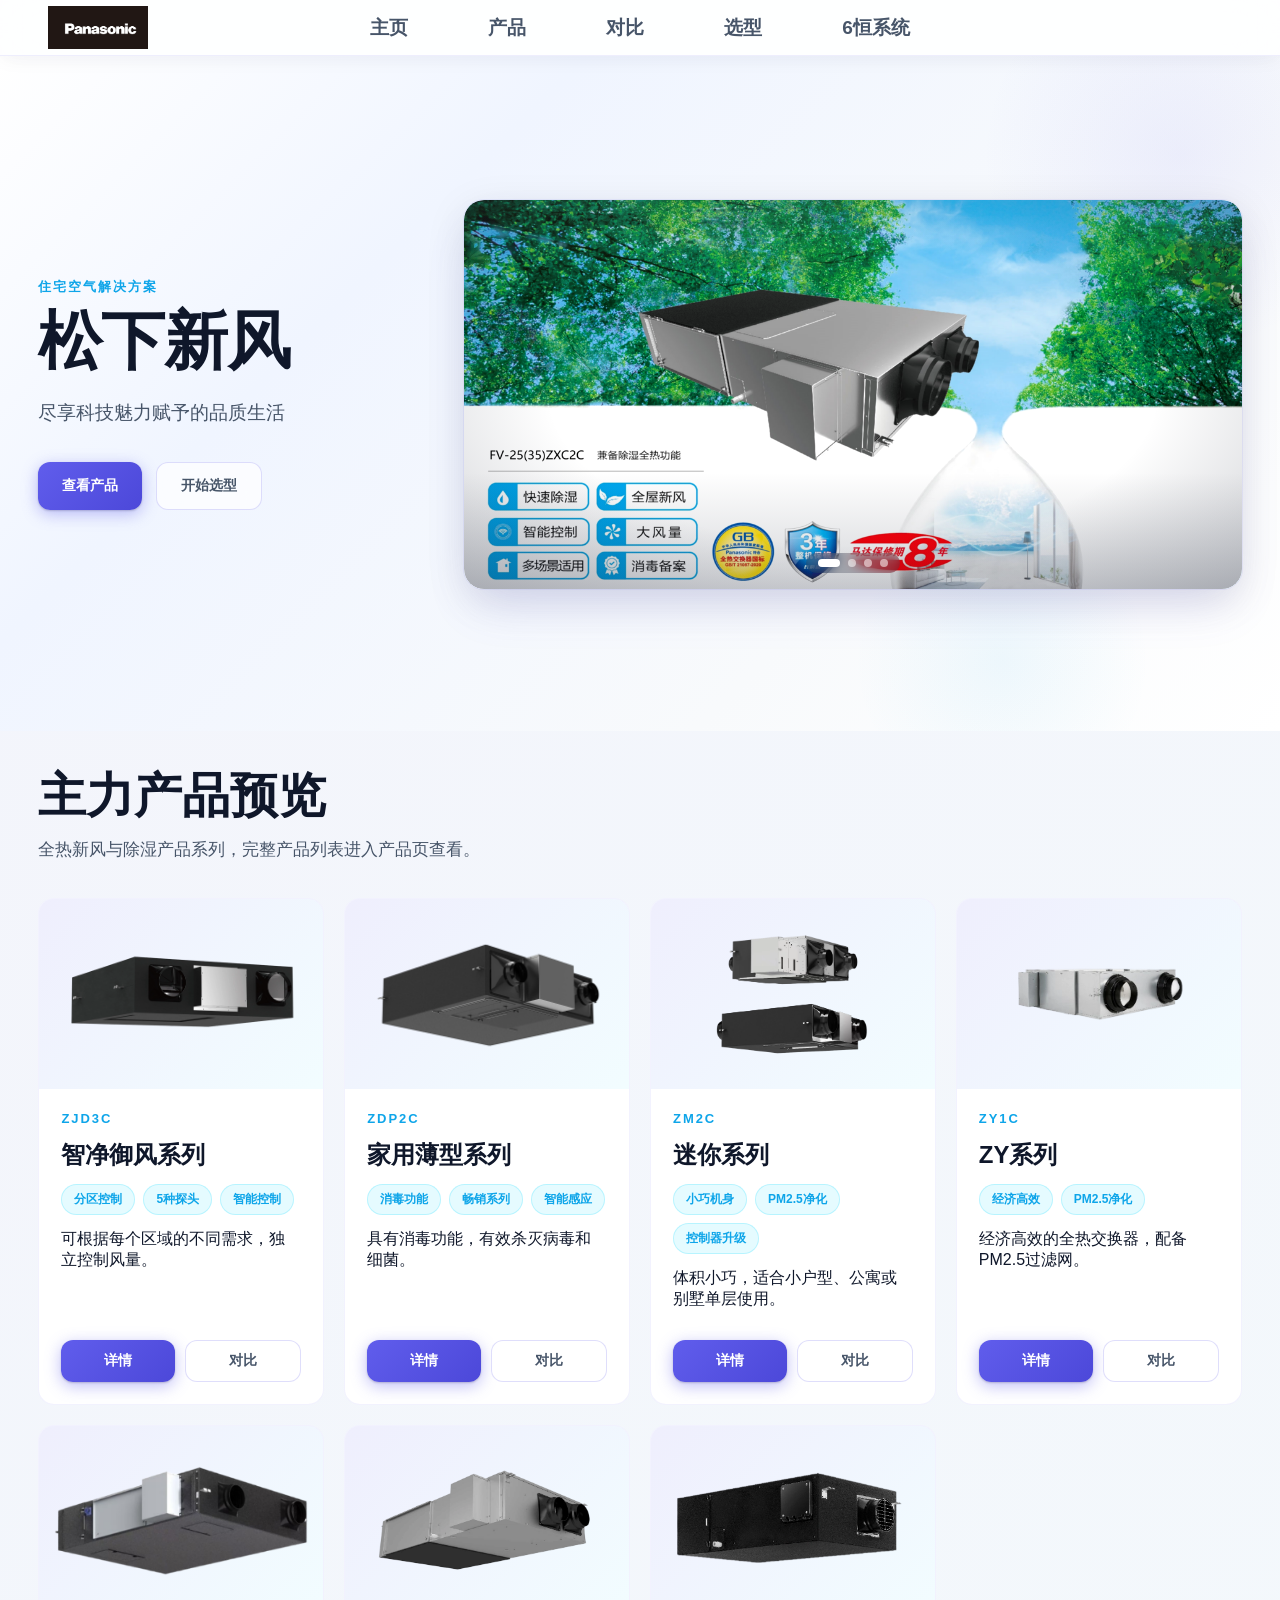
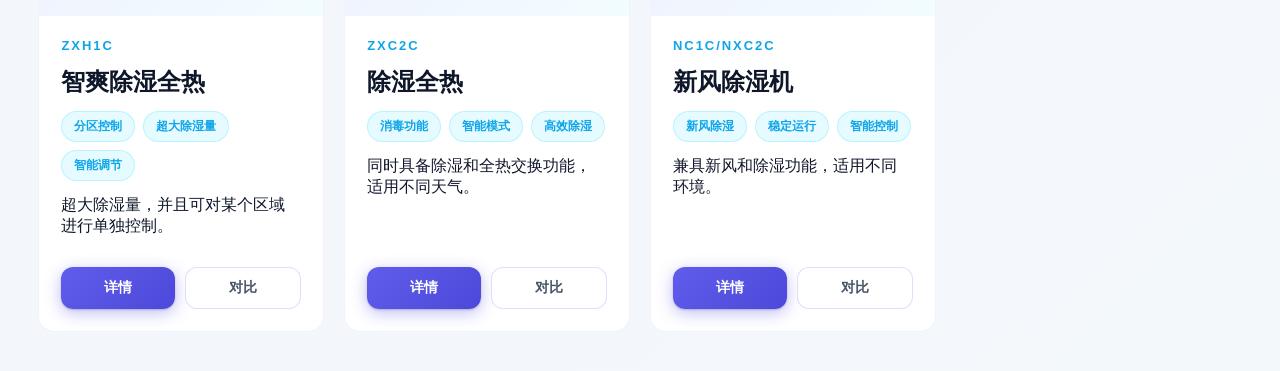
<file: index.html>
<!doctype html>
<html lang="zh-CN">
  <head>
    <meta charset="utf-8" />
    <meta name="viewport" content="width=device-width, initial-scale=1" />
    <title>松下新风产品中心</title>
    <link rel="stylesheet" href="assets/styles.css" />
  </head>
  <body>
    <header class="topbar">
      <a class="brand" href="index.html" aria-label="返回首页">
        <img src="assets/images/Panasonic_logo.jpg" alt="Panasonic" class="brand-logo" />
      </a>
      <nav class="nav" aria-label="主导航">
        <a href="index.html">主页</a>
        <a href="products.html">产品</a>
        <a href="compare.html">对比</a>
        <a href="selector.html">选型</a>
        <a href="six.html">6恒系统</a>
      </nav>
    </header>

    <main>
      <section class="hero section-band">
        <div class="hero-layout">
          <div class="hero-copy">
            <p class="eyebrow">住宅空气解决方案</p>
            <h1>松下新风</h1>
            <p class="hero-desc">
              尽享科技魅力赋予的品质生活
            </p>
            <div class="hero-actions">
              <a class="button primary" href="products.html">查看产品</a>
              <a class="button secondary" href="selector.html">开始选型</a>
            </div>
          </div>
          <div class="hero-visual">
            <div class="banner-carousel">
              <div class="banner-track">
                <img src="assets/images/BANNER_ZXC2C.png" alt="Banner 1" class="banner-slide active" />
                <img src="assets/images/BANNER_ZM2C.png" alt="Banner 2" class="banner-slide" />
                <img src="assets/images/BANNER_50NC.png" alt="Banner 3" class="banner-slide" />
                <img src="assets/images/BANNER_ZDP2C.png" alt="Banner 4" class="banner-slide" />
              </div>
              <button class="banner-arrow banner-prev" aria-label="上一张">&#10094;</button>
              <button class="banner-arrow banner-next" aria-label="下一张">&#10095;</button>
              <div class="banner-dots">
                <span class="banner-dot active" data-index="0"></span>
                <span class="banner-dot" data-index="1"></span>
                <span class="banner-dot" data-index="2"></span>
                <span class="banner-dot" data-index="3"></span>
              </div>
            </div>
          </div>
        </div>
      </section>



      <section class="section section-muted">
        <div class="section-heading">  
          <h2>主力产品预览</h2>
          <p>全热新风与除湿产品系列，完整产品列表进入产品页查看。</p>
        </div>
        <div id="productGrid" class="product-grid" data-limit="8"></div>
      </section>
    </main>

    <div id="productModal" class="modal" aria-hidden="true">
      <div class="modal-backdrop" data-close></div>
      <article class="modal-card" role="dialog" aria-modal="true" aria-labelledby="modalTitle">
        <button class="icon-button" type="button" data-close aria-label="关闭">×</button>
        <div id="modalContent"></div>
      </article>
    </div>

    
    <script src="assets/js/data.js"></script>
    <script src="assets/js/common.js"></script>
    <script src="assets/js/products.js"></script>
  </body>
</html>
</file>
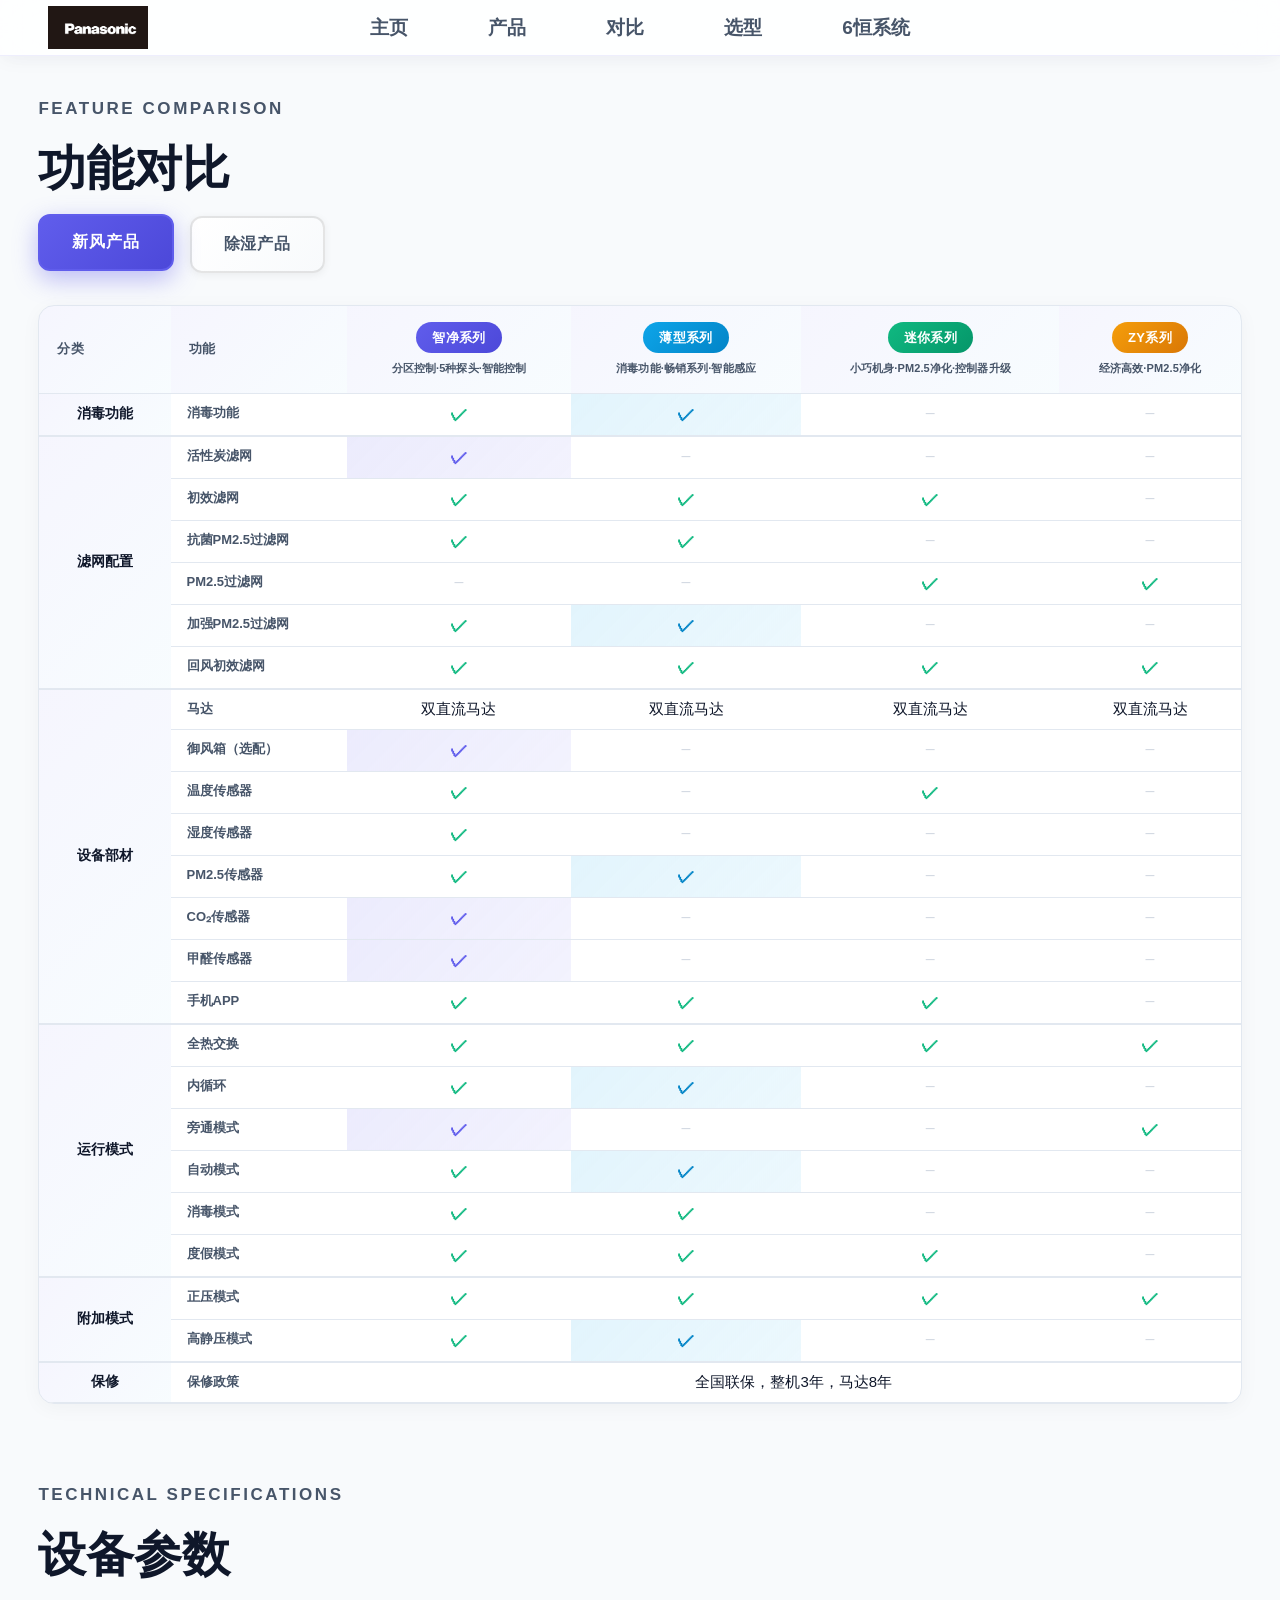
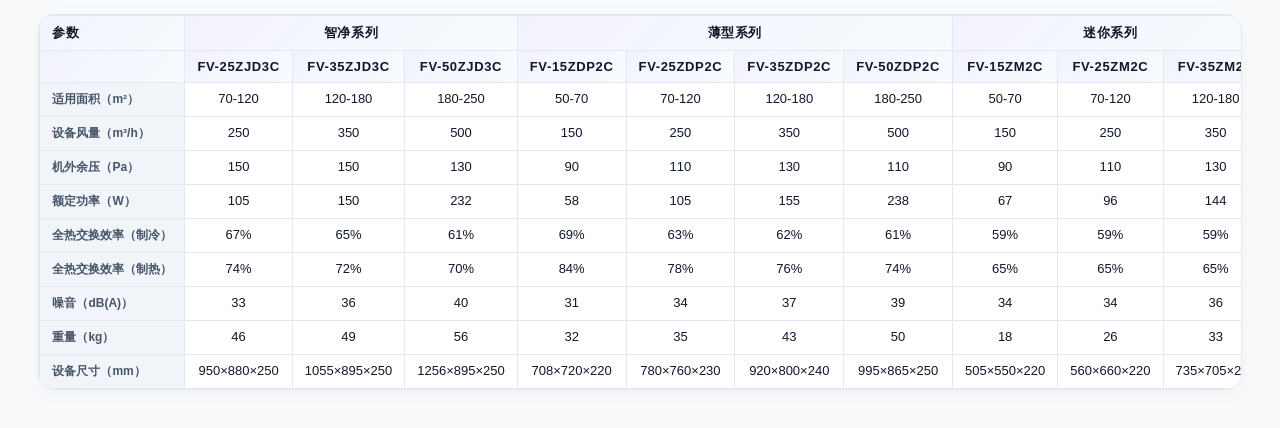
<file: compare.html>
<!doctype html>
<html lang="zh-CN">
  <head>
    <meta charset="utf-8" />
    <meta name="viewport" content="width=device-width, initial-scale=1" />
    <title>产品对比 | 松下新风产品中心</title>
    <link rel="stylesheet" href="assets/styles.css" />
  </head>
  <body>
    <header class="topbar">
      <a class="brand" href="index.html" aria-label="返回首页">
        <img src="assets/images/Panasonic_logo.jpg" alt="Panasonic" class="brand-logo" />
      </a>
      <nav class="nav" aria-label="主导航">
        <a href="index.html">主页</a>
        <a href="products.html">产品</a>
        <a href="compare.html">对比</a>
        <a href="selector.html">选型</a>
        <a href="six.html">6恒系统</a>
      </nav>
    </header>

    <main>
      <section class="section">
        <div class="section-heading">
          <p class="eyebrow">Feature Comparison</p>
          <h2>功能对比</h2>
          <div class="compare-tabs">
            <button class="compare-tab active" data-tab="freshAir">新风产品</button>
            <button class="compare-tab" data-tab="dehumidify">除湿产品</button>
          </div>
        </div>
        <div class="table-wrap">
          <table class="feature-table" id="compareFeature"></table>
        </div>
      </section>

      <section class="section">
        <div class="section-heading">
          <p class="eyebrow">Technical Specifications</p>
          <h2>设备参数</h2>
        </div>
        <div class="table-wrap">
          <table class="params-table" id="compareParams"></table>
        </div>
      </section>

      </main>

        <script src="assets/js/data.js"></script>
    <script src="assets/js/common.js"></script>
    <script src="assets/js/compare.js"></script>
  </body>
</html>
</file>
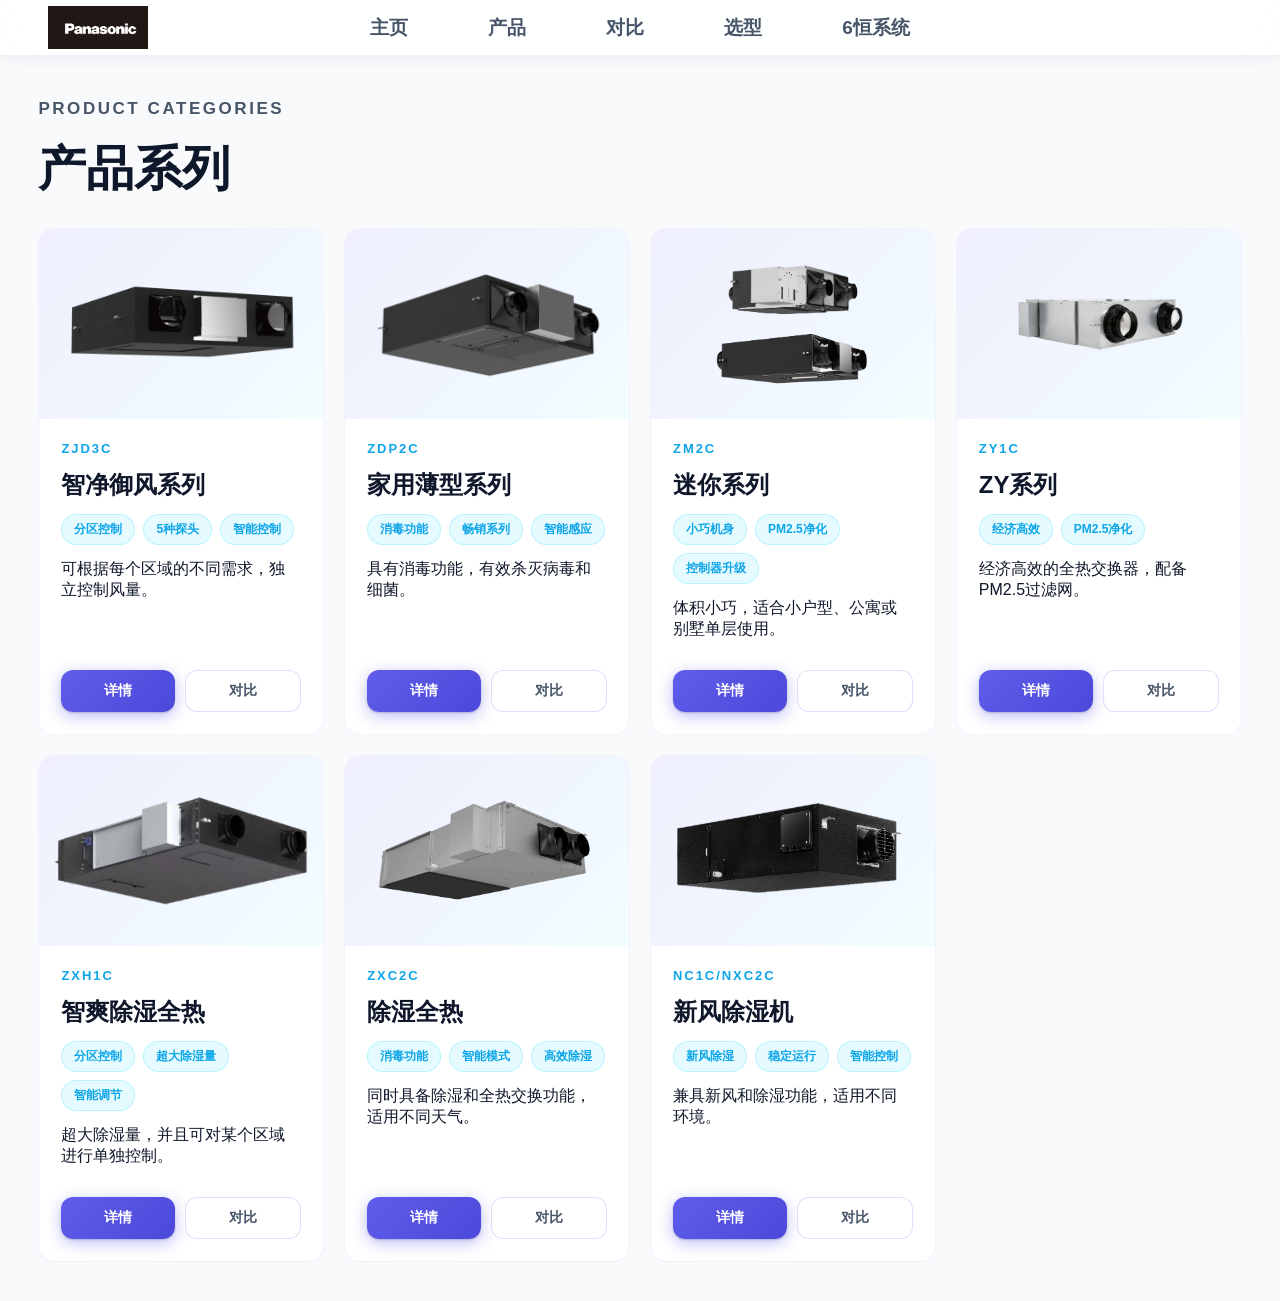
<file: products.html>
<!doctype html>
<html lang="zh-CN">
  <head>
    <meta charset="utf-8" />
    <meta name="viewport" content="width=device-width, initial-scale=1" />
    <title>产品展示 | 松下新风产品中心</title>
    <link rel="stylesheet" href="assets/styles.css" />
  </head>
  <body>
    <header class="topbar">
      <a class="brand" href="index.html" aria-label="返回首页">
        <img src="assets/images/Panasonic_logo.jpg" alt="Panasonic" class="brand-logo" />
      </a>
      <nav class="nav" aria-label="主导航">
        <a href="index.html">主页</a>
        <a href="products.html">产品</a>
        <a href="compare.html">对比</a>
        <a href="selector.html">选型</a>
        <a href="six.html">6恒系统</a>
      </nav>
    </header>

    <main>

      <section class="section">
        <div class="section-heading">
          <p class="eyebrow">Product Categories</p>
          <h2>产品系列</h2>
        </div>
        
        <div id="productGrid" class="product-grid"></div>
      </section>
    </main>

    <div id="productModal" class="modal" aria-hidden="true">
      <div class="modal-backdrop" data-close></div>
      <article class="modal-card" role="dialog" aria-modal="true" aria-labelledby="modalTitle">
        <button class="icon-button" type="button" data-close aria-label="关闭">×</button>
        <div id="modalContent"></div>
      </article>
    </div>

        <script src="assets/js/data.js"></script>
    <script src="assets/js/common.js"></script>
    <script src="assets/js/products.js"></script>
  </body>
</html>
</file>
<file: assets/styles.css>
:root {
  --primary: #605DEC;
  --primary-light: #817DFF;
  --primary-dark: #4C48D9;
  --accent: #0EA5E9;
  --accent-light: #38BDF8;
  --background: #F8FAFC;
  --surface: #FFFFFF;
  --surface-light: #F1F5F9;
  --surface-hover: #E2E8F0;
  --text-primary: #0F172A;
  --text-secondary: #475569;
  --text-muted: #94A3B8;
  --border: #E2E8F0;
  --success: #10B981;
  --warning: #F59E0B;
  --error: #EF4444;
  font-family: "Segoe UI", "Microsoft YaHei", "PingFang SC", Arial, sans-serif;
}

* {
  box-sizing: border-box;
}

html {
  scroll-behavior: smooth;
}

body {
  margin: 0;
  color: var(--text-primary);
  background: var(--background);
  min-height: 100vh;
}

a {
  color: inherit;
  text-decoration: none;
}

.topbar {
  position: sticky;
  top: 0;
  z-index: 20;
  display: flex;
  align-items: center;
  justify-content: center;
  min-height: 56px;
  padding: 0 clamp(24px, 5vw, 48px);
  background: rgba(255, 255, 255, 0.85);
  backdrop-filter: blur(24px);
  -webkit-backdrop-filter: blur(24px);
  border-radius: 0;
  border-bottom: 1px solid rgba(96, 93, 236, 0.1);
  box-shadow: 
    0 4px 20px rgba(0, 0, 0, 0.04),
    0 0 30px rgba(96, 93, 236, 0.03);
}

.brand {
  position: absolute;
  left: clamp(24px, 5vw, 48px);
  display: flex;
  align-items: center;
}

.brand-logo {
  height: 44px;
  width: auto;
  object-fit: contain;
}

.brand strong,
.brand small {
  display: block;
  line-height: 1.3;
}

.brand strong {
  font-size: 22px;
  font-weight: 800;
  color: var(--text-primary);
  letter-spacing: -0.02em;
}

.brand small {
  color: var(--text-secondary);
  font-size: 14px;
  font-weight: 500;
}

.nav {
  display: flex;
  align-items: center;
  gap: clamp(12px, 2.5vw, 32px);
  color: var(--text-secondary);
  font-size: 19px;
  font-weight: 700;
}

.nav a {
  position: relative;
  padding: 12px 24px;
  border-radius: 12px;
  transition: all 0.3s cubic-bezier(0.4, 0, 0.2, 1);
}

.nav a::before {
  content: '';
  position: absolute;
  inset: 0;
  border-radius: 12px;
  background: linear-gradient(135deg, rgba(96, 93, 236, 0.08) 0%, rgba(14, 165, 233, 0.06) 100%);
  opacity: 0;
  box-shadow: 
    0 8px 24px rgba(96, 93, 236, 0.15),
    0 0 16px rgba(14, 165, 233, 0.08);
  transition: opacity 0.3s ease;
}

.nav a:hover {
  color: var(--text-primary);
  transform: translateY(-4px);
}

.nav a:hover::before {
  opacity: 1;
}

.nav a::after {
  content: '';
  position: absolute;
  bottom: 4px;
  left: 50%;
  width: 0;
  height: 3px;
  background: linear-gradient(90deg, var(--primary), var(--accent));
  border-radius: 2px;
  transform: translateX(-50%);
  transition: width 0.3s cubic-bezier(0.4, 0, 0.2, 1);
}

.nav a:hover::after {
  width: 80%;
}

.section,
.section-band {
  position: relative;
  overflow: hidden;
  padding: clamp(20px, 3vw, 48px) clamp(12px, 3vw, 48px);
  max-width: 1800px;
  margin: 0 auto;
}

.hero {
  position: relative;
  display: flex;
  flex-direction: column;
  justify-content: center;
  min-height: calc(75vh);
  padding-top: clamp(16px, 2vw, 30px);
  padding-bottom: clamp(16px, 2vw, 24px);
  background: linear-gradient(135deg, #FFFFFF 0%, #F0F5FF 30%, #F8FAFC 70%, #FFFFFF 100%);
  overflow: hidden;
}

.hero::before {
  content: '';
  position: absolute;
  top: -100px;
  right: -100px;
  width: 400px;
  height: 400px;
  background: radial-gradient(circle, rgba(96, 93, 236, 0.08) 0%, transparent 70%);
  border-radius: 50%;
}

.hero::after {
  content: '';
  position: absolute;
  bottom: -80px;
  right: 10%;
  width: 300px;
  height: 300px;
  background: radial-gradient(circle, rgba(14, 165, 233, 0.06) 0%, transparent 70%);
  border-radius: 50%;
}

.hero-layout {
  position: relative;
  z-index: 1;
  display: grid;
  grid-template-columns: minmax(280px, 400px) 2fr;
  gap: clamp(16px, 2vw, 32px);
  align-items: center;
  width: 100%;
  max-width: 1600px;
  margin: 0 auto;
}

.hero-copy {
  max-width: 450px;
  justify-self: start;
}

.hero-copy .eyebrow {
  margin-bottom: 12px;
}

.hero-copy h1 {
  margin-bottom: 20px;
  color: var(--text-primary);
  font-size: clamp(42px, 5vw, 64px);
  font-weight: 800;
  letter-spacing: -0.02em;
  line-height: 1.05;
}

.hero-desc {
  color: var(--text-secondary);
  font-size: 19px;
  line-height: 1.85;
  margin-bottom: 0;
}

.hero-visual {
  position: relative;
  display: flex;
  align-items: center;
  justify-content: center;
  overflow: hidden;
  border-radius: 20px;
  background:
    radial-gradient(ellipse at 18% 22%, rgba(96, 93, 236, 0.18) 0%, transparent 55%),
    radial-gradient(ellipse at 82% 78%, rgba(14, 165, 233, 0.16) 0%, transparent 55%),
    linear-gradient(135deg, #EEF2FF 0%, #F0F9FF 50%, #F8FAFC 100%);
  box-shadow:
    0 25px 50px -12px rgba(96, 93, 236, 0.15),
    0 10px 40px rgba(0, 0, 0, 0.1),
    0 0 0 1px rgba(96, 93, 236, 0.08);
}

.hero-visual::before {
  content: '';
  position: absolute;
  top: -4px;
  left: -4px;
  right: -4px;
  bottom: -4px;
  background: linear-gradient(135deg, rgba(96, 93, 236, 0.12) 0%, rgba(14, 165, 233, 0.08) 100%);
  border-radius: 24px;
  z-index: -1;
  transform: rotate(1deg);
}

.hero-visual::after {
  content: '';
  position: absolute;
  bottom: 0;
  left: 10%;
  right: 10%;
  height: 30px;
  background: linear-gradient(to top, rgba(96, 93, 236, 0.15) 0%, rgba(14, 165, 233, 0.1) 50%, transparent 100%);
  border-radius: 0 0 20px 20px;
  z-index: 0;
}

.hero-video {
  position: relative;
  z-index: 1;
  width: 100%;
  height: auto;
  min-height: 400px;
  max-height: 85vh;
  object-fit: contain;
  border-radius: 16px;
}

.video-controls {
  position: absolute;
  bottom: 0;
  left: 0;
  right: 0;
  display: flex;
  align-items: center;
  gap: 4px;
  padding: 8px 12px;
  background: linear-gradient(transparent, rgba(0, 0, 0, 0.6));
  border-radius: 0 0 16px 16px;
  opacity: 0;
  transition: opacity 0.3s ease;
  z-index: 2;
}

.hero-visual:hover .video-controls {
  opacity: 1;
}

.ctrl-btn {
  display: flex;
  align-items: center;
  justify-content: center;
  width: 36px;
  height: 36px;
  padding: 0;
  background: transparent;
  border: none;
  border-radius: 4px;
  color: #fff;
  cursor: pointer;
  transition: background 0.15s ease;
  flex-shrink: 0;
}

.ctrl-btn:hover {
  background: rgba(255, 255, 255, 0.15);
}

.ctrl-btn svg {
  width: 20px;
  height: 20px;
}

.ctrl-btn:focus {
  outline: none;
  background: rgba(255, 255, 255, 0.2);
}

.ctrl-volume {
  display: flex;
  align-items: center;
  gap: 4px;
}

.vol-slider {
  width: 0;
  -webkit-appearance: none;
  appearance: none;
  background: transparent;
  border: none;
  outline: none;
  cursor: pointer;
  transition: width 0.2s ease, opacity 0.2s ease;
  opacity: 0;
}

.ctrl-volume:hover .vol-slider {
  width: 70px;
  opacity: 1;
}

.vol-slider::-webkit-slider-runnable-track {
  height: 3px;
  border-radius: 1.5px;
  background: rgba(255, 255, 255, 0.25);
  border: none;
}

.vol-slider::-webkit-slider-thumb {
  -webkit-appearance: none;
  appearance: none;
  width: 10px;
  height: 10px;
  background: #fff;
  border-radius: 50%;
  cursor: pointer;
  margin-top: -3.5px;
  box-shadow: 0 0 4px rgba(0, 0, 0, 0.3);
}

.vol-slider::-moz-range-track {
  height: 3px;
  background: rgba(255, 255, 255, 0.25);
  border: none;
  border-radius: 1.5px;
}

.vol-slider::-moz-range-thumb {
  width: 10px;
  height: 10px;
  background: #fff;
  border: none;
  border-radius: 50%;
  cursor: pointer;
  box-shadow: 0 0 4px rgba(0, 0, 0, 0.3);
}

.vol-slider:focus {
  outline: none;
}

.ctrl-spacer {
  flex: 1;
}

.hero-visual-img {
  position: relative;
  z-index: 1;
  width: 100%;
  height: auto;
  max-height: 70vh;
  object-fit: contain;
  border-radius: 16px;
  box-shadow: 
    0 25px 50px -12px rgba(0, 0, 0, 0.12),
    0 0 60px rgba(96, 93, 236, 0.08);
}

.kv-logo {
  position: absolute;
  left: clamp(24px, 4vw, 60px);
  top: clamp(12px, 2vw, 28px);
  z-index: 1;
  width: clamp(120px, 15vw, 200px);
  height: auto;
  filter: drop-shadow(0 12px 24px rgba(96, 93, 236, 0.25));
}

.page-hero {
  background: linear-gradient(135deg, var(--surface) 0%, var(--background) 100%);
  border-bottom: 1px solid rgba(255, 255, 255, 0.08);
}

.page-hero.kv-page-hero {
  background: 
    linear-gradient(135deg, rgba(15, 23, 42, 0.85) 0%, rgba(96, 93, 236, 0.1) 50%, rgba(0, 212, 255, 0.05) 100%),
    url("images/banner-web.jpg");
  background-size: cover;
  background-position: 45% center;
  background-repeat: no-repeat;
}

.eyebrow {
  color: var(--accent);
  font-size: 13px;
  font-weight: 700;
  text-transform: uppercase;
  letter-spacing: 0.15em;
}

h1,
h2,
h3,
p {
  margin-top: 0;
}

h1 {
  margin-bottom: 18px;
  font-size: clamp(42px, 6vw, 80px);
  line-height: 1.02;
  letter-spacing: -0.03em;
  font-weight: 800;
}

h2 {
  margin-bottom: 12px;
  font-size: clamp(30px, 4.2vw, 48px);
  line-height: 1.12;
  font-weight: 700;
}

h3 {
  font-size: 24px;
  line-height: 1.3;
  font-weight: 600;
}

.hero-text,
.section-heading p,
.six-copy p {
  color: var(--text-secondary);
  font-size: 17px;
  line-height: 1.8;
}

.hero-actions,
.page-actions {
  display: flex;
  flex-wrap: wrap;
  gap: 14px;
  margin-top: 32px;
}

.button {
  position: relative;
  display: inline-flex;
  align-items: center;
  justify-content: center;
  min-height: 48px;
  padding: 0 24px;
  font-weight: 700;
  font-size: 14px;
  cursor: pointer;
  border-radius: 12px;
  transition: all 0.3s cubic-bezier(0.4, 0, 0.2, 1);
  overflow: hidden;
}

.button::before {
  content: '';
  position: absolute;
  inset: 0;
  background: linear-gradient(135deg, rgba(255, 255, 255, 0.1) 0%, transparent 50%);
  opacity: 0;
  transition: opacity 0.3s ease;
}

.button:hover::before {
  opacity: 1;
}

.button.primary {
  color: #fff;
  background: linear-gradient(135deg, var(--primary) 0%, var(--primary-dark) 100%);
  border: none;
  box-shadow: 
    0 4px 16px rgba(96, 93, 236, 0.4),
    0 1px 2px rgba(0, 0, 0, 0.2);
}

.button.primary:hover {
  transform: translateY(-2px);
  box-shadow: 
    0 8px 24px rgba(96, 93, 236, 0.5),
    0 2px 4px rgba(0, 0, 0, 0.2);
}

.button.primary:active {
  transform: translateY(0);
}

.button.secondary {
  color: var(--text-secondary);
  background: rgba(255, 255, 255, 0.7);
  border: 1px solid rgba(96, 93, 236, 0.2);
  backdrop-filter: blur(10px);
}

.button.secondary:hover {
  background: rgba(255, 255, 255, 0.9);
  border-color: rgba(96, 93, 236, 0.35);
  transform: translateY(-2px);
}

.unit {
  position: absolute;
  left: 50%;
  top: 50%;
  display: grid;
  grid-template-columns: 72px 1fr 72px;
  align-items: center;
  width: min(520px, 88vw);
  height: 220px;
  padding: 28px;
  background: linear-gradient(135deg, rgba(30, 41, 59, 0.9) 0%, rgba(15, 23, 42, 0.95) 100%);
  backdrop-filter: blur(20px);
  border: 1px solid rgba(255, 255, 255, 0.1);
  border-radius: 20px;
  box-shadow: 
    0 25px 50px rgba(0, 0, 0, 0.4),
    0 4px 16px rgba(96, 93, 236, 0.15);
  transform: translate(-50%, -50%);
}

.unit-label {
  color: var(--accent);
  font-size: 32px;
  font-weight: 900;
  text-align: center;
}

.vent {
  height: 118px;
  background: repeating-linear-gradient(90deg, rgba(96, 93, 236, 0.4) 0 6px, transparent 6px 14px);
  border-radius: 8px;
}

.duct {
  position: absolute;
  width: 36%;
  height: 68px;
  background: linear-gradient(135deg, rgba(51, 65, 85, 0.8) 0%, rgba(30, 41, 59, 0.9) 100%);
  border: 1px solid rgba(255, 255, 255, 0.1);
  border-radius: 8px;
}

.duct-a {
  top: 104px;
  left: 0;
}

.duct-b {
  right: 0;
  bottom: 94px;
}

.air {
  position: absolute;
  height: 4px;
  background: linear-gradient(90deg, var(--accent), var(--primary-light));
  border-radius: 2px;
}

.air-one {
  left: 9%;
  top: 42%;
  width: 150px;
}

.air-two {
  right: 10%;
  top: 56%;
  width: 180px;
}

.air-three {
  left: 38%;
  bottom: 16%;
  width: 120px;
  background: linear-gradient(90deg, var(--success), var(--accent));
}

.section-heading {
  max-width: 840px;
  margin-bottom: 32px;
}

.section-heading.compact {
  margin-bottom: 0;
}

.category-tabs {
  display: flex;
  gap: 12px;
  margin-top: 20px;
}

.category-tab {
  padding: 12px 24px;
  color: var(--text-secondary);
  font-size: 14px;
  font-weight: 600;
  background: rgba(255, 255, 255, 0.05);
  border: 1px solid rgba(255, 255, 255, 0.1);
  border-radius: 10px;
  cursor: pointer;
  transition: all 0.3s ease;
}

.category-tab:hover {
  color: var(--text-primary);
  background: rgba(96, 93, 236, 0.15);
  border-color: rgba(96, 93, 236, 0.3);
}

.category-tab.active {
  color: #fff;
  background: linear-gradient(135deg, var(--primary) 0%, var(--primary-dark) 100%);
  border-color: var(--primary);
  box-shadow: 0 4px 16px rgba(96, 93, 236, 0.4);
}

.compare-tabs {
  display: flex;
  gap: 16px;
  margin-top: 20px;
}

.compare-tab {
  padding: 16px 32px;
  color: var(--text-secondary);
  font-size: 16px;
  font-weight: 700;
  background: linear-gradient(135deg, #ffffff 0%, #f8fafc 100%);
  border: 2px solid rgba(0, 0, 0, 0.1);
  border-radius: 12px;
  cursor: pointer;
  transition: all 0.4s cubic-bezier(0.4, 0, 0.2, 1);
  box-shadow: 0 2px 8px rgba(0, 0, 0, 0.06);
  text-transform: uppercase;
  letter-spacing: 0.05em;
}

.compare-tab:hover {
  color: var(--primary);
  background: linear-gradient(135deg, rgba(96, 93, 236, 0.08) 0%, rgba(96, 93, 236, 0.04) 100%);
  border-color: rgba(96, 93, 236, 0.3);
  box-shadow: 0 4px 16px rgba(96, 93, 236, 0.15);
  transform: translateY(-2px);
}

.compare-tab.active {
  color: #fff;
  background: linear-gradient(135deg, var(--primary) 0%, var(--primary-dark) 100%);
  border-color: var(--primary);
  box-shadow: 0 8px 24px rgba(96, 93, 236, 0.4);
  transform: translateY(-2px);
}

/* 除湿产品类型装饰背景 */
.dehumidify-type-bg {
  display: inline-block;
  padding: 4px 12px;
  margin-bottom: 8px;
  font-size: 12px;
  font-weight: 600;
  color: #fff;
  border-radius: 12px;
}

.dehumidify-type-bg[data-type="智爽除湿"] {
  background: linear-gradient(135deg, #8b5cf6 0%, #7c3aed 100%);
}

.dehumidify-type-bg[data-type="除湿全热"] {
  background: linear-gradient(135deg, #3b82f6 0%, #2563eb 100%);
}

.dehumidify-type-bg[data-type="新风除湿"] {
  background: linear-gradient(135deg, #10b981 0%, #059669 100%);
}

.dehumidify-type-bg[data-type="白色"] {
  background: linear-gradient(135deg, #ffffff 0%, #f3f4f6 100%);
  color: #374151;
  border: 1px solid #e5e7eb;
}

/* 除湿对比表格样式优化 */
.feature-table.dehumidify th .dehumidify-type-bg,
.params-table.dehumidify th .dehumidify-type-bg {
  display: block;
  margin-bottom: 6px;
}

.feature-table.dehumidify th .series-badge,
.params-table.dehumidify th .series-badge {
  display: block;
  font-size: 15px;
  font-weight: 600;
  color: var(--text-primary);
  margin-bottom: 4px;
  padding: 0;
  border-radius: 0;
}

.feature-table.dehumidify th .series-highlight,
.params-table.dehumidify th .series-highlight {
  display: block;
  font-size: 11px;
  color: var(--text-secondary);
  margin-top: 0;
}

/* 除湿产品参数底部备注 */
.params-note {
  margin-top: 4px;
  padding: 0 16px;
  font-size: 12px;
  color: var(--text-secondary);
  line-height: 1.6;
}

.params-note p {
  margin: 0;
}

.entry-grid,
.product-grid {
  display: grid;
  grid-template-columns: repeat(4, minmax(0, 1fr));
  gap: 20px;
}

.entry-card,
.product-card {
  position: relative;
  display: grid;
  overflow: hidden;
  background: #FFFFFF;
  backdrop-filter: blur(20px);
  border: 1px solid rgba(96, 93, 236, 0.08);
  border-radius: 16px;
  transition: all 0.4s cubic-bezier(0.4, 0, 0.2, 1);
}

.entry-card::before,
.product-card::before {
  content: '';
  position: absolute;
  top: 0;
  left: 0;
  right: 0;
  height: 1px;
  background: linear-gradient(90deg, transparent, rgba(96, 93, 236, 0.5), transparent);
  opacity: 0;
  transition: opacity 0.3s ease;
}

.entry-card:hover,
.product-card:hover {
  transform: translateY(-8px);
  border-color: rgba(96, 93, 236, 0.3);
  box-shadow: 
    0 20px 40px rgba(96, 93, 236, 0.08),
    0 4px 16px rgba(96, 93, 236, 0.06);
}

.entry-card:hover::before,
.product-card:hover::before {
  opacity: 1;
}

.entry-card {
  min-height: 240px;
  padding: 28px;
  background: linear-gradient(135deg, #FFFFFF 0%, #F8FAFC 100%);
}

.entry-card p {
  color: var(--text-secondary);
  line-height: 1.7;
}

.entry-card .button {
  margin-top: auto;
}

.product-card {
  grid-template-rows: 190px auto;
  min-height: 440px;
}

.product-art {
  position: relative;
  display: grid;
  place-items: center;
  background: linear-gradient(135deg, rgba(96, 93, 236, 0.1) 0%, rgba(0, 212, 255, 0.05) 100%);
}

.product-image {
  width: 90%;
  height: auto;
  object-fit: contain;
  max-height: 130px;
}

.product-body {
  display: flex;
  flex-direction: column;
  gap: 14px;
  padding: 22px;
}

.product-body h3 {
  margin-bottom: 0;
}

.tags {
  display: flex;
  flex-wrap: wrap;
  gap: 8px;
}

.tag {
  padding: 6px 12px;
  color: var(--accent);
  font-size: 12px;
  font-weight: 700;
  background: rgba(0, 212, 255, 0.1);
  border: 1px solid rgba(0, 212, 255, 0.2);
  border-radius: 999px;
}

.product-meta {
  display: grid;
  grid-template-columns: repeat(2, minmax(0, 1fr));
  gap: 12px;
  color: var(--text-secondary);
  font-size: 14px;
}

.product-meta strong {
  display: block;
  color: var(--text-primary);
  font-size: 20px;
  font-weight: 700;
}

.card-actions {
  display: flex;
  gap: 10px;
  margin-top: auto;
}

.card-actions .button {
  flex: 1;
  min-height: 42px;
}

.section-muted {
  background: linear-gradient(135deg, rgba(96, 93, 236, 0.03) 0%, rgba(14, 165, 233, 0.02) 100%);
}

.table-wrap {
  overflow-x: auto;
  background: var(--surface);
  border: 1px solid var(--border);
  border-radius: 16px;
  box-shadow: 0 4px 20px rgba(0, 0, 0, 0.04);
}

table {
  width: 100%;
  min-width: 580px;
  border-collapse: collapse;
}

th,
td {
  padding: 14px 18px;
  border-bottom: 1px solid var(--border);
  text-align: left;
  vertical-align: top;
}

th {
  color: var(--text-secondary);
  background: linear-gradient(135deg, rgba(96, 93, 236, 0.06) 0%, rgba(14, 165, 233, 0.03) 100%);
  font-size: 13px;
  font-weight: 700;
  letter-spacing: 0.05em;
}

td {
  color: var(--text-primary);
}

tr:hover td {
  background: rgba(96, 93, 236, 0.04);
}

.tools-layout {
  display: grid;
  grid-template-columns: minmax(260px, 0.9fr) minmax(320px, 1fr);
  gap: 24px;
  align-items: start;
}

.tool-panel,
.result-panel,
.six-copy {
  padding: 28px;
  background: linear-gradient(135deg, rgba(30, 41, 59, 0.8) 0%, rgba(15, 23, 42, 0.9) 100%);
  backdrop-filter: blur(20px);
  border: 1px solid rgba(255, 255, 255, 0.08);
  border-radius: 16px;
  box-shadow: 0 8px 32px rgba(0, 0, 0, 0.2);
}

.tool-panel {
  display: grid;
  gap: 18px;
}

label {
  display: grid;
  gap: 8px;
  color: var(--text-primary);
  font-weight: 600;
}

label span {
  display: flex;
  align-items: center;
  gap: 8px;
  color: var(--text-secondary);
  font-weight: 500;
}

input,
select {
  width: 100%;
  min-height: 44px;
  padding: 0 16px;
  color: var(--text-primary);
  background: rgba(255, 255, 255, 0.05);
  border: 1px solid rgba(255, 255, 255, 0.1);
  border-radius: 10px;
  font: inherit;
  transition: all 0.3s ease;
}

input:focus,
select:focus {
  outline: none;
  border-color: var(--primary);
  box-shadow: 0 0 0 3px rgba(96, 93, 236, 0.2);
}

input::placeholder,
select::placeholder {
  color: var(--text-muted);
}

.result-panel h3 {
  margin-bottom: 12px;
}

.result-number {
  margin: 20px 0;
  color: var(--accent);
  font-size: 48px;
  font-weight: 900;
  text-shadow: 0 0 30px rgba(0, 212, 255, 0.3);
}

.recommend-list {
  display: grid;
  gap: 12px;
  margin: 18px 0 0;
  padding: 0;
  list-style: none;
}

.recommend-list li {
  padding: 14px;
  background: rgba(255, 255, 255, 0.03);
  border: 1px solid rgba(255, 255, 255, 0.06);
  border-radius: 10px;
  transition: all 0.3s ease;
}

.recommend-list li:hover {
  background: rgba(96, 93, 236, 0.1);
  border-color: rgba(96, 93, 236, 0.3);
}

.six-grid {
  display: grid;
  grid-template-columns: minmax(320px, 0.9fr) minmax(320px, 1fr);
  gap: 28px;
  align-items: stretch;
}

.six-visual {
  position: relative;
  min-height: 430px;
  background: linear-gradient(135deg, rgba(96, 93, 236, 0.1) 0%, rgba(0, 212, 255, 0.05) 100%);
  backdrop-filter: blur(20px);
  border: 1px solid rgba(255, 255, 255, 0.08);
  border-radius: 16px;
}

.comfort-core {
  position: absolute;
  left: 50%;
  top: 50%;
  display: grid;
  place-items: center;
  width: 130px;
  height: 130px;
  color: #fff;
  font-size: 72px;
  font-weight: 900;
  background: linear-gradient(135deg, var(--primary) 0%, var(--accent) 100%);
  border-radius: 50%;
  transform: translate(-50%, -50%);
  box-shadow: 
    0 20px 40px rgba(96, 93, 236, 0.4),
    0 0 60px rgba(0, 212, 255, 0.3);
}

.six-visual span {
  position: absolute;
  left: var(--x);
  top: var(--y);
  display: grid;
  place-items: center;
  width: 76px;
  height: 76px;
  color: var(--text-primary);
  font-weight: 800;
  background: linear-gradient(135deg, rgba(51, 65, 85, 0.9) 0%, rgba(30, 41, 59, 0.95) 100%);
  border: 1px solid rgba(255, 255, 255, 0.1);
  border-radius: 50%;
  transform: translate(-50%, -50%);
  box-shadow: 0 8px 20px rgba(0, 0, 0, 0.3);
  transition: all 0.3s ease;
}

.six-visual span:hover {
  transform: translate(-50%, -50%) scale(1.1);
  border-color: var(--primary);
}

.six-copy {
  display: flex;
  flex-direction: column;
  justify-content: center;
}

.six-stats {
  display: grid;
  grid-template-columns: repeat(3, minmax(0, 1fr));
  gap: 14px;
  margin: 20px 0 26px;
}

.six-stats span {
  padding: 16px;
  color: var(--text-secondary);
  background: rgba(255, 255, 255, 0.03);
  border: 1px solid rgba(255, 255, 255, 0.06);
  border-radius: 12px;
  text-align: center;
}

.six-stats strong {
  display: block;
  color: var(--accent);
  font-size: 26px;
  font-weight: 800;
}

.modal {
  position: fixed;
  inset: 0;
  z-index: 50;
  display: none;
}

.modal[aria-hidden="false"] {
  display: block;
}

.modal-backdrop {
  position: absolute;
  inset: 0;
  background: rgba(0, 0, 0, 0.3);
  backdrop-filter: blur(4px);
  animation: fadeIn 0.3s ease;
}

@keyframes fadeIn {
  from { opacity: 0; }
  to { opacity: 1; }
}

.modal-card {
  position: relative;
  width: min(1100px, calc(100vw - 28px));
  max-height: calc(100vh - 28px);
  margin: 14px auto;
  overflow-y: auto;
  background: #FFFFFF;
  border: 1px solid var(--border);
  border-radius: 20px;
  box-shadow: 
    0 25px 50px -12px rgba(0, 0, 0, 0.25),
    0 4px 16px rgba(96, 93, 236, 0.08);
  animation: slideUp 0.3s cubic-bezier(0.4, 0, 0.2, 1);
}

@keyframes slideUp {
  from { 
    opacity: 0;
    transform: translateY(20px);
  }
  to { 
    opacity: 1;
    transform: translateY(0);
  }
}

.icon-button {
  position: absolute;
  top: 14px;
  right: 14px;
  z-index: 2;
  width: 40px;
  height: 40px;
  color: var(--text-secondary);
  font-size: 24px;
  background: #FFFFFF;
  border: 1px solid var(--border);
  border-radius: 10px;
  cursor: pointer;
  box-shadow: 0 2px 8px rgba(0, 0, 0, 0.08);
  transition: all 0.3s ease;
}

.icon-button:hover {
  background: var(--surface-light);
  transform: scale(1.1);
}

.modal-detail {
  display: grid;
  grid-template-columns: 1fr;
  gap: 0;
  padding: 56px 24px 24px;
}

.modal-detail-header {
  display: flex;
  gap: 24px;
  align-items: center;
}

.modal-detail-info {
  flex: 1;
  min-width: 0;
  max-width: 60%;
}

.modal-detail-img {
  flex-shrink: 0;
  width: 240px;
  display: grid;
  place-items: center;
  background: linear-gradient(135deg, rgba(96, 93, 236, 0.1) 0%, rgba(0, 212, 255, 0.05) 100%);
  border-radius: 16px;
  padding: 16px;
}

.modal-detail-img img {
  width: 90%;
  max-height: 180px;
  object-fit: contain;
}

.params-section {
  margin-top: 20px;
}

.params-title {
  margin-bottom: 12px;
  font-size: 16px;
  font-weight: 700;
  color: var(--text-primary);
}

.params-scroll {
  overflow-x: auto;
  -webkit-overflow-scrolling: touch;
}

/* 参数表首列固定（对比页下方表格） */
.params-table th:first-child,
.params-table td:first-child {
  position: sticky;
  left: 0;
  z-index: 2;
  background-clip: padding-box;
}

.params-table th:first-child {
  z-index: 3;
}

.params-table tbody tr:hover td:first-child {
  background: var(--surface-light);
}

/* 除参数表外，对比页功能表也追加首列固定 */
.feature-table th:first-child,
.feature-table td:first-child {
  position: sticky;
  left: 0;
  z-index: 2;
  background-clip: padding-box;
}

.feature-table th:first-child {
  z-index: 3;
}

.feature-table tbody.feature-group tr:hover td:first-child {
  background: linear-gradient(135deg, rgba(96, 93, 236, 0.06) 0%, rgba(14, 165, 233, 0.03) 100%);
}

/* 功能表的分类列在 sticky 时确保背景填充 */
.feature-table .feature-category {
  background: linear-gradient(135deg, rgba(96, 93, 236, 0.06) 0%, rgba(14, 165, 233, 0.03) 100%);
}

.params-table {
  width: 100%;
  min-width: auto;
  border-collapse: collapse;
  font-size: 13px;
  border-radius: 10px;
  border: 1px solid var(--border);
}

.params-table th,
.params-table td {
  padding: 8px 12px;
  border: 1px solid var(--border);
  white-space: nowrap;
  background: var(--surface);
  color: var(--text-primary);
}

.params-table th:first-child,
.params-table .param-label {
  text-align: left;
}

.params-table th:not(:first-child),
.params-table td:not(.param-label) {
  text-align: center;
}

.params-table th {
  background: linear-gradient(135deg, rgba(96, 93, 236, 0.08) 0%, rgba(14, 165, 233, 0.04) 100%);
  font-weight: 700;
  font-size: 13px;
  color: var(--text-primary);
}

.params-table .param-label {
  text-align: left;
  font-weight: 600;
  background: var(--surface-light);
  white-space: nowrap;
  color: var(--text-secondary);
  font-size: 12px;
}

.params-table td .param-unit {
  color: var(--text-muted);
  font-size: 11px;
  font-weight: 400;
}

.params-table tbody tr:hover td {
  background: rgba(96, 93, 236, 0.03);
}

.feature-table {
  min-width: auto;
}

.feature-table th {
  padding: 16px 18px;
  text-align: center;
  vertical-align: middle;
  line-height: 1.5;
}

.series-highlight {
  margin-top: 8px;
  font-size: 11px;
  font-weight: 600;
  color: var(--text-secondary);
  line-height: 1.4;
  letter-spacing: 0.01em;
}

.feature-table th:first-child,
.feature-table th:nth-child(2) {
  text-align: left;
  min-width: 100px;
}

.series-badge {
  display: inline-block;
  padding: 6px 16px;
  border-radius: 999px;
  font-size: 13px;
  font-weight: 800;
  letter-spacing: 0.03em;
}

.series-badge[data-series="zjd3c"] {
  color: #fff;
  background: linear-gradient(135deg, var(--primary) 0%, var(--primary-dark) 100%);
}

.series-badge[data-series="zdp2c"] {
  color: #fff;
  background: linear-gradient(135deg, #0EA5E9 0%, #0284C7 100%);
}

.series-badge[data-series="zm2c"] {
  color: #fff;
  background: linear-gradient(135deg, #10B981 0%, #059669 100%);
}

.series-badge[data-series="zy1c"] {
  color: #fff;
  background: linear-gradient(135deg, #F59E0B 0%, #D97706 100%);
}

.feature-table .feature-category {
  font-weight: 800;
  font-size: 14px;
  color: var(--text-primary);
  background: linear-gradient(135deg, rgba(96, 93, 236, 0.06) 0%, rgba(14, 165, 233, 0.03) 100%);
  text-align: center;
  vertical-align: middle;
  white-space: nowrap;
  padding: 10px 16px;
  min-width: 80px;
}

.feature-table .feature-label {
  padding: 10px 16px;
  font-weight: 600;
  color: var(--text-secondary);
  font-size: 13px;
  white-space: nowrap;
}

.feature-table .feature-cell {
  padding: 10px 16px;
  text-align: center;
  font-size: 15px;
}

.feature-table .check-yes {
  color: var(--success);
  font-weight: 800;
  font-size: 18px;
  position: relative;
}

.feature-table .check-yes::before {
  content: '';
  position: absolute;
  width: 28px;
  height: 28px;
  background: rgba(16, 185, 129, 0.1);
  border-radius: 50%;
  top: 50%;
  left: 50%;
  transform: translate(-50%, -50%);
  z-index: -1;
}

.feature-table .check-no {
  color: var(--text-muted);
  font-weight: 400;
  font-size: 16px;
  opacity: 0.4;
}

.feature-zjd3c {
  background: linear-gradient(135deg, rgba(96, 93, 236, 0.12) 0%, rgba(96, 93, 236, 0.08) 100%) !important;
}

.feature-zjd3c .check-yes {
  color: var(--primary) !important;
}

.feature-zjd3c .check-yes::before {
  background: rgba(96, 93, 236, 0.25) !important;
}

.feature-zdp2c {
  background: linear-gradient(135deg, rgba(14, 165, 233, 0.12) 0%, rgba(14, 165, 233, 0.08) 100%) !important;
}

.feature-zdp2c .check-yes {
  color: #0284C7 !important;
}

.feature-zdp2c .check-yes::before {
  background: rgba(14, 165, 233, 0.25) !important;
}

.feature-table tbody.feature-group:not(:last-child) {
  border-bottom: 2px solid var(--border);
}

.download-list {
  display: grid;
  gap: 12px;
  margin: 22px 0 0;
  padding: 0;
  list-style: none;
}

.download-list a {
  display: flex;
  justify-content: space-between;
  padding: 14px;
  color: var(--primary);
  background: rgba(96, 93, 236, 0.06);
  border: 1px solid rgba(96, 93, 236, 0.15);
  border-radius: 10px;
  font-weight: 600;
  transition: all 0.3s ease;
}

.download-list a:hover {
  background: rgba(96, 93, 236, 0.12);
  border-color: rgba(96, 93, 236, 0.3);
}

.footer {
  display: flex;
  flex-wrap: wrap;
  justify-content: space-between;
  gap: 14px;
  padding: 28px clamp(18px, 5vw, 72px);
  color: var(--text-muted);
  background: linear-gradient(135deg, #FFFFFF 0%, #F8FAFC 100%);
  border-top: 1px solid rgba(96, 93, 236, 0.08);
}

/* ── 新风选型工具 ── */
.selx-heading {
  margin-bottom: 16px;
}

.selx-heading h2 {
  margin: 0;
  font-size: 18px;
  font-weight: 700;
  color: var(--text-primary);
}

.selx-heading p {
  margin: 8px 0 0;
  font-size: 14px;
  color: var(--text-secondary);
}

.selx-heading {
  display: flex;
  flex-wrap: wrap;
  align-items: center;
  gap: 12px;
}

.selx-heading h2 {
  flex: 1 1 auto;
}

.selx-heading p {
  flex: 1 1 100%;
}

.selx-export-btns {
  display: flex;
  gap: 8px;
  margin-left: auto;
  flex-shrink: 0;
}

.selx-export-btn {
  display: inline-flex;
  align-items: center;
  gap: 6px;
  padding: 8px 16px;
  border: none;
  border-radius: 6px;
  font-size: 13px;
  font-weight: 600;
  cursor: pointer;
  transition: all 0.2s ease;
  white-space: nowrap;
}

.selx-export-btn svg {
  flex-shrink: 0;
}

.selx-export-xlsx {
  background: #16a34a;
  color: #fff;
}

.selx-export-xlsx:hover {
  background: #15803d;
  box-shadow: 0 2px 8px rgba(22, 163, 74, 0.3);
}

@media (max-width: 768px) {
  .selx-heading {
    flex-direction: column;
    align-items: flex-start;
  }
  .selx-export-btns {
    margin-left: 0;
    width: 100%;
  }
  .selx-export-btn {
    flex: 1;
    justify-content: center;
  }
}

.selx-layout {
  display: grid;
  grid-template-columns: 1fr minmax(300px, 400px);
  gap: 20px;
  align-items: start;
}

.selx-layout-vertical {
  grid-template-columns: 1fr;
}

.selx-layout-vertical .selx-result {
  position: static;
  min-height: auto;
  overflow: visible;
}

.selx-layout-vertical .selx-result-b {
  flex-direction: column;
  gap: 16px;
}

.selx-layout-vertical .selx-device {
  margin-bottom: 0;
}

.selx-layout-vertical .selx-airflow {
  margin-bottom: 0;
}

.selx-layout-vertical .selx-reason {
  margin-bottom: 0;
}

.selx-layout-vertical .selx-reason table {
  font-size: 12px;
}

.selx-layout-vertical .selx-reason th,
.selx-layout-vertical .selx-reason td {
  padding: 6px 10px;
}

.selx-layout-vertical .selx-reason th {
  font-size: 11px;
}

.selx-full-width {
  grid-column: 1 / -1;
  margin-bottom: 10px;
}

.selx-form {
  display: flex;
  flex-direction: column;
  gap: 10px;
}

.selx-card-compact {
  background: var(--surface);
  border: 1px solid var(--border);
  border-radius: 12px;
  padding: 12px 16px;
  box-shadow: 0 2px 10px rgba(0,0,0,0.04);
}

.selx-title {
  margin: 0 0 8px;
  font-size: 13px;
  font-weight: 700;
  color: var(--text-primary);
}

/* 选型模式 + 设备功能 合并行 */
.selx-row {
  display: flex;
  align-items: center;
  gap: 16px;
  flex-wrap: wrap;
}

.selx-mode {
  display: flex;
  gap: 6px;
  flex-shrink: 0;
}

.mode-btn {
  padding: 6px 14px;
  border: 1px solid var(--border);
  border-radius: 8px;
  background: var(--surface);
  font-size: 13px;
  font-weight: 600;
  color: var(--text-secondary);
  cursor: pointer;
  transition: all 0.25s ease;
  white-space: nowrap;
}

.mode-btn:hover {
  border-color: var(--primary-light);
  color: var(--text-primary);
}

.mode-btn.active {
  border-color: var(--primary);
  background: linear-gradient(135deg, rgba(96,93,236,0.08) 0%, rgba(14,165,233,0.04) 100%);
  color: var(--primary);
}

.selx-features-label {
  font-size: 11px;
  font-weight: 600;
  color: var(--text-muted);
  margin-bottom: 8px;
}

/* 设备功能选择 */
.selx-features {
  display: flex;
  gap: 6px;
  flex-wrap: wrap;
}

.feat-btn {
  display: flex;
  align-items: center;
  gap: 5px;
  padding: 6px 12px;
  border: 1px solid var(--border);
  border-radius: 8px;
  cursor: pointer;
  transition: all 0.25s ease;
  margin: 0;
}

.feat-btn:hover {
  border-color: var(--primary-light);
  background: rgba(96,93,236,0.04);
}

.feat-btn:has(input:checked) {
  border-color: var(--primary);
  background: rgba(96,93,236,0.08);
}

.feat-btn input {
  width: 15px;
  height: 15px;
  accent-color: var(--primary);
  min-height: auto;
  margin: 0;
  cursor: pointer;
}

.feat-label {
  font-size: 13px;
  font-weight: 600;
  color: var(--text-primary);
  white-space: nowrap;
}

/* 两列布局 */
.selx-two-col {
  display: flex;
  gap: 24px;
  align-items: stretch;
}

.selx-col-block {
  flex: 1;
  display: flex;
  flex-direction: column;
  gap: 8px;
}

.selx-block-title {
  font-size: 12px;
  font-weight: 600;
  color: var(--text-muted);
  margin-bottom: 4px;
}

.selx-block-content {
  display: flex;
  flex-direction: column;
  gap: 10px;
}

.selx-col-block .selx-field {
  width: 100%;
  min-width: 0;
  max-width: none;
}

.selx-ach-row {
  margin-top: 10px;
  padding-top: 10px;
  border-top: 1px solid var(--border);
}

.selx-field.ach-full {
  width: 100%;
}

.selx-field {
  display: flex;
  flex-direction: column;
  gap: 4px;
  min-width: 110px;
}

.selx-field > label {
  font-size: 11px;
  font-weight: 600;
  color: var(--text-muted);
  display: block;
  white-space: nowrap;
}

.inp-unit {
  display: flex;
  align-items: center;
  gap: 0;
  border: 1px solid var(--border);
  border-radius: 8px;
  overflow: hidden;
  background: var(--surface);
}

.inp-unit input {
  flex: 1;
  min-height: 34px;
  border: none;
  border-radius: 0;
  padding: 0 10px;
  font-weight: 600;
  font-size: 13px;
  background: transparent;
}

.inp-unit input:focus {
  box-shadow: none;
  outline: none;
}

.inp-u {
  padding: 0 10px;
  font-size: 11px;
  color: var(--text-muted);
  background: var(--surface-light);
  line-height: 34px;
  border-left: 1px solid var(--border);
  white-space: nowrap;
}

/* 换气次数选择 */
.selx-achs {
  display: flex;
  flex-direction: column;
  gap: 8px;
}

.ach-card {
  display: flex;
  align-items: center;
  justify-content: center;
  gap: 6px;
  padding: 10px 14px;
  border: 1px solid var(--border);
  border-radius: 10px;
  cursor: pointer;
  transition: all 0.25s ease;
  width: 100%;
}

.ach-v {
  font-size: 16px;
  font-weight: 700;
  color: var(--text-primary);
}

.ach-d {
  font-size: 11px;
  color: var(--text-muted);
}

.ach-card.ach-custom {
  padding: 10px 14px;
  width: 100%;
}

.ach-custom-input {
  width: 100%;
  min-height: 34px;
  padding: 0 10px;
  font-size: 14px;
  font-weight: 600;
  color: var(--text-primary);
  background: transparent;
  border: 1px solid var(--border);
  border-radius: 8px;
  text-align: center;
  transition: all 0.25s ease;
}

.ach-custom-input::placeholder {
  color: var(--text-muted);
}

.ach-card:hover .ach-custom-input,
.ach-card:has(input[type="radio"]:checked) .ach-custom-input {
  border-color: var(--primary);
  background: rgba(96,93,236,0.06);
}

.ach-custom-input:focus {
  border-color: var(--primary);
  background: rgba(96,93,236,0.08);
  outline: none;
  box-shadow: 0 0 0 3px rgba(96,93,236,0.15);
}

.ach-card:hover {
  border-color: var(--primary-light);
  background: rgba(96,93,236,0.04);
}

.ach-card:has(input:checked) {
  border-color: var(--primary);
  background: rgba(96,93,236,0.08);
}

.ach-card input[type="radio"] {
  width: 14px;
  height: 14px;
  accent-color: var(--primary);
  min-height: auto;
  margin: 0;
  cursor: pointer;
}

.ach-v {
  font-size: 13px;
  font-weight: 700;
  color: var(--text-primary);
}

.ach-d {
  font-size: 10px;
  color: var(--text-muted);
  white-space: nowrap;
}

/* 房间列表 */
.selx-rooms {
  display: flex;
  flex-direction: column;
  gap: 8px;
  margin-top: 10px;
}

.room-row {
  padding: 10px 12px;
  background: var(--surface-light);
  border-radius: 10px;
  border: 1px solid var(--border);
}

.room-row-h {
  display: flex;
  align-items: center;
  justify-content: space-between;
  margin-bottom: 6px;
}

.room-row .room-name {
  font-size: 12px;
  font-weight: 700;
  color: var(--text-primary);
}

.room-del {
  width: 22px;
  height: 22px;
  display: flex;
  align-items: center;
  justify-content: center;
  border: 1px solid var(--border);
  border-radius: 6px;
  background: var(--surface);
  color: var(--text-muted);
  font-size: 12px;
  cursor: pointer;
  transition: all 0.2s ease;
}

.room-del:hover {
  border-color: var(--error);
  color: var(--error);
  background: rgba(239,68,68,0.06);
}

.room-row-f {
  display: flex;
  align-items: center;
  gap: 6px;
  flex-wrap: nowrap;
}

.room-row-f select,
.room-row-f input[type="text"] {
  min-height: 32px;
  font-size: 12px;
  width: 80px;
  flex-shrink: 0;
  padding: 0 8px;
}

.room-row-f .inp-unit {
  flex: 0 0 auto;
  min-width: 0;
}

.room-row-f .inp-unit input {
  min-height: 32px;
  font-size: 12px;
  padding: 0 6px;
  width: 64px;
}

.room-row-f .inp-unit .inp-u {
  font-size: 10px;
  padding: 0 4px;
  line-height: 32px;
  white-space: nowrap;
}

.room-add {
  margin-top: 8px;
  width: 100%;
}

/* 结果面板 */
.selx-result {
  background: var(--surface);
  border: 1px solid var(--border);
  border-radius: 12px;
  box-shadow: 0 2px 10px rgba(0,0,0,0.04);
  overflow: hidden;
  position: sticky;
  top: 76px;
  min-height: 320px;
}

.selx-result-h {
  padding: 12px 16px 10px;
  border-bottom: 1px solid var(--border);
}

.selx-result-h h3 {
  margin: 0;
  font-size: 14px;
  font-weight: 700;
}

.selx-result-b {
  padding: 20px 16px;
  display: flex;
  flex-direction: column;
  gap: 16px;
}

.selx-airflow {
  text-align: center;
  padding: 10px 12px;
  background: rgba(0,0,0,0.02);
  border-radius: 8px;
  margin-bottom: 10px;
}

.selx-rl {
  display: block;
  font-size: 11px;
  color: var(--text-muted);
  margin-bottom: 2px;
}

.selx-rv {
  display: block;
  font-size: 18px;
  font-weight: 600;
  color: var(--text-primary);
  line-height: 1.1;
}

.selx-reason {
  font-size: 12px;
  color: var(--text-secondary);
  margin-bottom: 10px;
  line-height: 1.5;
}

.selx-reason table {
  width: 100%;
  border-collapse: collapse;
  font-size: 11px;
  margin-top: 4px;
}

.selx-reason th,
.selx-reason td {
  padding: 3px 6px;
  border: 1px solid var(--border);
  text-align: center;
}

.selx-reason th {
  background: var(--surface-light);
  font-weight: 700;
  color: var(--text-secondary);
  font-size: 10px;
}

.selx-device {
  display: flex;
  flex-direction: column;
  gap: 14px;
  margin-bottom: 16px;
}

.selx-device-item {
  display: flex;
  align-items: center;
  gap: 16px;
  padding: 20px 20px;
  background: linear-gradient(135deg, rgba(96,93,236,0.08) 0%, rgba(14,165,233,0.04) 100%);
  border: 2px solid var(--primary-light);
  border-radius: 14px;
  transition: all 0.25s ease;
}

.selx-device-item:hover {
  border-color: var(--primary);
  background: rgba(96,93,236,0.12);
}

.selx-device-item .dev-badge {
  display: inline-block;
  padding: 3px 8px;
  border-radius: 999px;
  font-size: 10px;
  font-weight: 700;
  color: #fff;
  background: linear-gradient(135deg, var(--primary) 0%, var(--primary-dark) 100%);
  white-space: nowrap;
}

.selx-device-item .dev-info {
  flex: 1;
  min-width: 0;
}

.selx-device-item .dev-name {
  font-size: 16px;
  font-weight: 700;
  color: var(--text-primary);
}

.selx-device-item .dev-model {
  font-size: 13px;
  color: var(--text-muted);
  margin-top: 1px;
}

.selx-device-item .dev-airflow {
  font-size: 12px;
  font-weight: 700;
  color: var(--primary);
  white-space: nowrap;
  text-align: right;
}

.dev-detail-btn {
  min-height: 36px;
  padding: 0 18px;
  font-size: 12px;
  border-radius: 10px;
  white-space: nowrap;
}

.selx-empty {
  text-align: center;
  padding: 24px 12px;
  color: var(--text-muted);
  font-size: 13px;
  line-height: 1.5;
}

@media (max-width: 980px) {
  .selx-layout {
    grid-template-columns: 1fr;
  }

  .selx-result {
    position: static;
  }

  .selx-row {
    flex-direction: column;
    align-items: stretch;
  }

  .selx-mode {
    justify-content: center;
  }

  .selx-features {
    justify-content: center;
  }

  .selx-inputs {
    flex-direction: column;
  }
}

@media (max-width: 680px) {
  .room-row-f {
    flex-wrap: wrap;
  }

  .room-row-f select {
    width: 100%;
  }

  .room-row-f .inp-unit {
    flex: 1 1 45%;
  }

  .selx-device-item {
    flex-wrap: wrap;
  }
}

@media (max-width: 1200px) {
  .product-grid {
    grid-template-columns: repeat(3, minmax(0, 1fr));
  }
  
  .product-category {
    padding: 16px;
  }
}

@media (max-width: 980px) {
  .tools-layout,
  .six-grid,
  .modal-detail {
    grid-template-columns: 1fr;
  }

  .hero-layout {
    grid-template-columns: 1fr;
  }

  .hero-copy {
    justify-self: center;
    text-align: center;
  }

  .hero-copy .hero-actions {
    justify-content: center;
  }

  .hero-visual {
    justify-content: center;
  }

  .hero-visual-img {
    max-height: 50vh;
    max-width: 90vw;
  }

  .hero {
    min-height: auto;
  }

  .entry-grid,
  .product-grid {
    grid-template-columns: repeat(2, minmax(0, 1fr));
  }

  .product-grid-grouped {
    gap: 24px;
  }
}

/* ── 6恒系统空调选型样式 ── */
.ac-room-table {
  width: 100%;
  border-collapse: collapse;
  font-size: 13px;
}

.ac-room-table th,
.ac-room-table td {
  padding: 8px 12px;
  border: 1px solid var(--border);
  text-align: center;
  vertical-align: middle;
}

.ac-room-table th {
  background: linear-gradient(135deg, rgba(96, 93, 236, 0.06) 0%, rgba(14, 165, 233, 0.03) 100%);
  font-weight: 700;
  font-size: 11px;
  color: var(--text-secondary);
  letter-spacing: 0.05em;
  white-space: normal;
  line-height: 1.3;
}

.ac-room-table td {
  background: var(--surface);
}

.ac-room-table tr:hover td {
  background: rgba(96, 93, 236, 0.04);
}

.ac-room-table tr:hover input,
.ac-room-table tr:hover select {
  box-shadow: inset 0 -1px 0 rgba(96, 93, 236, 0.25);
}

.ac-room-table input {
  width: calc(100% + 24px) !important;
  height: calc(100% + 16px);
  margin: -8px -12px;
  padding: 0 6px;
  font: inherit;
  font-size: 12px;
  text-align: center;
  color: var(--text-primary);
  border: none;
  border-radius: 0;
  background: transparent;
  box-sizing: border-box;
  line-height: inherit;
  cursor: text;
}

.ac-room-table input:focus {
  background: var(--surface);
  outline: none;
  box-shadow: inset 0 -2px 0 var(--primary) !important;
}

.ac-room-table select {
  width: calc(100% + 24px) !important;
  height: calc(100% + 16px);
  margin: -8px -12px;
  padding: 0 4px;
  font: inherit;
  font-size: 12px;
  text-align: center;
  color: var(--text-primary);
  border: none;
  border-radius: 0;
  background: transparent;
  cursor: pointer;
  box-sizing: border-box;
  line-height: inherit;
}

.ac-room-table select:focus {
  background: var(--surface);
  outline: none;
  box-shadow: inset 0 -2px 0 var(--primary) !important;
}

.ac-room-table .ac-del-btn {
  width: 24px;
  height: 24px;
  display: flex;
  align-items: center;
  justify-content: center;
  border: 1px solid var(--border);
  border-radius: 6px;
  background: var(--surface);
  color: var(--text-muted);
  font-size: 14px;
  cursor: pointer;
  transition: all 0.2s ease;
}

.ac-room-table .ac-del-btn:hover {
  border-color: var(--error);
  color: var(--error);
  background: rgba(239, 68, 68, 0.06);
}

.ac-room-table .ac-r-actual.insufficient {
  color: #ef4444;
  font-weight: 700;
  background: rgba(239, 68, 68, 0.1);
}

/* 调湿模块行：与空调行保持一致的默认样式 */
.ac-room-table .ac-humid-row td {
  /* 底色与空调行保持一致 */
}
.ac-room-table .ac-humid-floor {
  font-size: 13px;
  color: var(--text-primary);
}
.ac-room-table .ac-humid-name {
  color: var(--text-primary);
  font-size: 13px;
}
.ac-room-table .ac-humid-capacity {
  font-weight: 400;
  color: var(--text-primary);
}
.ac-room-table tr.ac-system-total {
  border-top: 2px solid var(--primary);
}

.fresh-room-table {
  width: 100%;
  border-collapse: collapse;
  font-size: 13px;
}

.fresh-room-table th,
.fresh-room-table td {
  padding: 8px 10px;
  border: 1px solid var(--border);
  text-align: center;
  vertical-align: middle;
}

.fresh-room-table th {
  background: linear-gradient(135deg, rgba(96, 93, 236, 0.06) 0%, rgba(14, 165, 233, 0.03) 100%);
  font-weight: 700;
  font-size: 11px;
  color: var(--text-secondary);
  letter-spacing: 0.05em;
  white-space: normal;
  line-height: 1.3;
}

.fresh-room-table td {
  background: var(--surface);
}

.fresh-room-table tr:hover td {
  background: rgba(96, 93, 236, 0.04);
}

.fresh-room-table tr:hover input,
.fresh-room-table tr:hover select {
  box-shadow: inset 0 -1px 0 rgba(96, 93, 236, 0.25);
}

.fresh-room-table input {
  width: calc(100% + 20px) !important;
  height: calc(100% + 16px);
  margin: -8px -10px;
  padding: 0 6px;
  font: inherit;
  font-size: 12px;
  text-align: center;
  color: var(--text-primary);
  border: none;
  border-radius: 0;
  background: transparent;
  box-sizing: border-box;
  line-height: inherit;
  cursor: text;
}

.fresh-room-table input:focus {
  background: var(--surface);
  outline: none;
  box-shadow: inset 0 -2px 0 var(--primary) !important;
}

.fresh-room-table select {
  width: calc(100% + 20px) !important;
  height: calc(100% + 16px);
  margin: -8px -10px;
  padding: 0 4px;
  font: inherit;
  font-size: 12px;
  text-align: center;
  color: var(--text-primary);
  border: none;
  border-radius: 0;
  background: transparent;
  cursor: pointer;
  box-sizing: border-box;
  line-height: inherit;
}

.fresh-room-table select:focus {
  background: var(--surface);
  outline: none;
  box-shadow: inset 0 -2px 0 var(--primary) !important;
}

.fresh-room-table .calc-cell {
  background: rgba(96, 93, 236, 0.03);
  color: var(--text-primary);
  font-variant-numeric: tabular-nums;
}

.fresh-room-table .room-del {
  width: 24px;
  height: 24px;
  display: inline-flex;
  align-items: center;
  justify-content: center;
  border: 1px solid var(--border);
  border-radius: 6px;
  background: var(--surface);
  color: var(--text-muted);
  font-size: 14px;
  cursor: pointer;
  transition: all 0.2s ease;
}

.fresh-room-table .room-del:hover {
  border-color: var(--error);
  color: var(--error);
  background: rgba(239, 68, 68, 0.06);
}

.fresh-room-table input[type="number"]::-webkit-inner-spin-button,
.fresh-room-table input[type="number"]::-webkit-outer-spin-button {
  -webkit-appearance: none;
  margin: 0;
}

.fresh-room-table input[type="number"] {
  -moz-appearance: textfield;
}

.ac-outdoor-table {
  width: 100%;
  border-collapse: collapse;
  font-size: 13px;
}

.ac-outdoor-table td {
  padding: 10px 14px;
  border-bottom: 1px solid var(--border);
}

.ac-outdoor-table tr:last-child td {
  border-bottom: none;
}

.ac-outdoor-table .label {
  width: 100px;
  font-weight: 600;
  color: var(--text-secondary);
}

.ac-outdoor-table .value {
  font-weight: 700;
  color: var(--text-primary);
}

@media (max-width: 680px) {
  .topbar {
    min-height: 120px;
    padding: 16px clamp(14px, 4vw, 28px);
    flex-direction: column;
    align-items: center;
    gap: 16px;
  }

  .brand {
    position: static;
    margin-bottom: 6px;
  }

  .brand-mark {
    width: 44px;
    height: 44px;
    font-size: 18px;
  }

  .brand strong {
    font-size: 18px;
  }

  .brand small {
    font-size: 12px;
  }

  .nav {
    width: 100%;
    justify-content: center;
    padding-bottom: 6px;
    gap: clamp(10px, 3vw, 18px);
    font-size: 14px;
  }

  .nav a {
    padding: 12px 18px;
    font-size: 14px;
    border-radius: 12px;
  }

  .entry-grid,
  .product-grid,
  .six-stats {
    grid-template-columns: 1fr;
  }

  .hero-visual {
    min-height: 310px;
  }

  .hero-layout {
    grid-template-columns: 1fr;
    gap: 32px;
  }

  .hero-copy {
    justify-self: center;
    text-align: center;
  }

  .hero-copy .hero-actions {
    justify-content: center;
  }

  .hero-visual {
    justify-content: center;
  }

  .hero-visual-img {
    max-height: 40vh;
    max-width: 90vw;
  }

  .kv-page-hero {
    min-height: 420px;
  }

  .unit {
    grid-template-columns: 48px 1fr 48px;
    height: 166px;
    padding: 18px;
  }

  .unit-label {
    font-size: 24px;
  }

  .modal-card {
    width: calc(100vw - 16px);
    max-height: calc(100vh - 16px);
    margin: 8px auto;
    border-radius: 14px;
  }

  .modal-detail {
    padding: 48px 16px 16px;
  }

  .feature-table .feature-category {
    writing-mode: vertical-lr;
    letter-spacing: 6px;
    padding: 18px 8px;
    min-width: 30px;
  }
}.ac-systems {
  display: flex;
  flex-wrap: wrap;
  gap: 16px;
}

.ac-system-item {
  flex: 1;
  min-width: 200px;
  background: var(--surface-light);
  border-radius: 8px;
  padding: 12px;
}

.system-title {
  font-weight: 700;
  font-size: 14px;
  color: var(--primary);
  margin-bottom: 8px;
  padding-bottom: 8px;
  border-bottom: 1px solid var(--border);
}

.ac-system-item .ac-outdoor-table {
  background: transparent;
}

.ac-system-item .ac-outdoor-table td {
  padding: 6px 10px;
  border-bottom: none;
}

.ac-system-item .ac-outdoor-table tr:last-child td {
  border-bottom: none;
}
.ac-room-table input[type="number"]::-webkit-inner-spin-button,
.ac-room-table input[type="number"]::-webkit-outer-spin-button {
  -webkit-appearance: none;
  margin: 0;
}

.ac-room-table input[type="number"] {
  -moz-appearance: textfield;
}

.selx-hub {
  max-width: 900px;
  margin: 0 auto;
  padding: clamp(40px, 6vw, 80px) clamp(16px, 3vw, 48px);
}

.selx-hub-heading {
  text-align: center;
  margin-bottom: 40px;
}

.selx-hub-heading h2 {
  font-size: clamp(28px, 4vw, 42px);
  font-weight: 800;
  color: var(--text-primary);
  margin-bottom: 8px;
}

.selx-hub-heading p {
  color: var(--text-secondary);
  font-size: 17px;
}

.selx-hub-grid {
  display: grid;
  grid-template-columns: repeat(2, 1fr);
  gap: 20px;
}

.selx-hub-card {
  position: relative;
  display: flex;
  align-items: center;
  gap: 20px;
  padding: 28px 24px;
  background: #FFFFFF;
  border: 1px solid rgba(96, 93, 236, 0.1);
  border-radius: 16px;
  cursor: pointer;
  text-align: left;
  font: inherit;
  color: inherit;
  transition: all 0.3s cubic-bezier(0.4, 0, 0.2, 1);
  overflow: hidden;
}

.selx-hub-card::before {
  content: '';
  position: absolute;
  top: 0;
  left: 0;
  right: 0;
  height: 3px;
  background: linear-gradient(90deg, var(--primary), var(--accent));
  opacity: 0;
  transition: opacity 0.3s ease;
}

.selx-hub-card:hover {
  transform: translateY(-4px);
  border-color: rgba(96, 93, 236, 0.3);
  box-shadow:
    0 12px 32px rgba(96, 93, 236, 0.1),
    0 4px 12px rgba(0, 0, 0, 0.04);
}

.selx-hub-card:hover::before {
  opacity: 1;
}

.selx-hub-icon {
  flex-shrink: 0;
  display: flex;
  align-items: center;
  justify-content: center;
  width: 56px;
  height: 56px;
  background: linear-gradient(135deg, rgba(96, 93, 236, 0.1) 0%, rgba(14, 165, 233, 0.06) 100%);
  border-radius: 14px;
  color: var(--primary);
}

.selx-hub-icon svg {
  width: 28px;
  height: 28px;
}

.selx-hub-info {
  flex: 1;
  min-width: 0;
}

.selx-hub-info h3 {
  font-size: 18px;
  font-weight: 700;
  color: var(--text-primary);
  margin-bottom: 4px;
}

.selx-hub-info p {
  font-size: 14px;
  color: var(--text-secondary);
  line-height: 1.5;
}

.selx-hub-arrow {
  flex-shrink: 0;
  font-size: 20px;
  color: var(--text-muted);
  transition: all 0.3s ease;
}

.selx-hub-card:hover .selx-hub-arrow {
  color: var(--primary);
  transform: translateX(4px);
}

.selx-hub-badge {
  flex-shrink: 0;
  padding: 4px 12px;
  font-size: 12px;
  font-weight: 700;
  color: var(--accent);
  background: rgba(14, 165, 233, 0.08);
  border: 1px solid rgba(14, 165, 233, 0.15);
  border-radius: 999px;
  white-space: nowrap;
}

.selx-back-btn {
  display: inline-flex;
  align-items: center;
  gap: 6px;
  padding: 10px 20px;
  margin: 16px 24px;
  font-size: 14px;
  font-weight: 600;
  color: var(--text-secondary);
  background: rgba(255, 255, 255, 0.7);
  border: 1px solid var(--border);
  border-radius: 10px;
  cursor: pointer;
  transition: all 0.3s ease;
  backdrop-filter: blur(10px);
}

.selx-back-btn:hover {
  color: var(--primary);
  border-color: rgba(96, 93, 236, 0.3);
  background: rgba(96, 93, 236, 0.05);
  transform: translateX(-4px);
}

.selx-placeholder {
  display: flex;
  flex-direction: column;
  align-items: center;
  justify-content: center;
  min-height: 320px;
  padding: 60px 24px;
  text-align: center;
  background: linear-gradient(135deg, rgba(96, 93, 236, 0.03) 0%, rgba(14, 165, 233, 0.02) 100%);
  border: 2px dashed rgba(96, 93, 236, 0.15);
  border-radius: 20px;
}

.selx-placeholder-icon {
  display: flex;
  align-items: center;
  justify-content: center;
  width: 80px;
  height: 80px;
  margin-bottom: 24px;
  background: linear-gradient(135deg, rgba(96, 93, 236, 0.08) 0%, rgba(14, 165, 233, 0.05) 100%);
  border-radius: 50%;
  color: var(--primary-light);
}

.selx-placeholder-icon svg {
  width: 40px;
  height: 40px;
}

.selx-placeholder h3 {
  font-size: 22px;
  font-weight: 700;
  color: var(--text-primary);
  margin-bottom: 8px;
}

.selx-placeholder p {
  font-size: 16px;
  color: var(--text-secondary);
  line-height: 1.6;
}

@media (max-width: 640px) {
  .selx-hub-grid {
    grid-template-columns: 1fr;
  }

  .selx-hub-card {
    padding: 20px 18px;
  }
}

.selx-tabs {
  display: flex;
  gap: 4px;
  margin-bottom: 24px;
  background: rgba(96, 93, 236, 0.06);
  border-radius: 12px;
  padding: 4px;
  overflow-x: auto;
}

.selx-tab {
  flex: 1;
  min-width: 80px;
  padding: 12px 20px;
  font-size: 14px;
  font-weight: 600;
  color: var(--text-secondary);
  background: transparent;
  border: none;
  border-radius: 10px;
  cursor: pointer;
  transition: all 0.3s ease;
  white-space: nowrap;
}

.selx-tab:hover {
  color: var(--text-primary);
  background: rgba(255,255,255,0.5);
}

.selx-tab.active {
  color: var(--primary);
  background: #fff;
  box-shadow: 0 2px 8px rgba(96,93,236,0.12);
}

.selx-tab-content {
  animation: fadeIn 0.3s ease;
}

@keyframes fadeIn {
  from { opacity: 0; transform: translateY(8px); }
  to { opacity: 1; transform: translateY(0); }
}

.smart-room-table th {
  white-space: nowrap;
}

.smart-system-card {
  background: var(--surface-light);
  border: 1px solid var(--border);
  border-radius: 8px;
  padding: 12px 16px;
  margin-bottom: 16px;
}

.smart-system-card:last-child {
  margin-bottom: 0;
}

.smart-system-title-inline .param-value {
  white-space: nowrap;
}

.smart-system-params {
  display: grid;
  grid-template-columns: repeat(auto-fit, minmax(200px, 1fr));
  gap: 16px;
}

.smart-system-param {
  display: flex;
  flex-direction: column;
  gap: 4px;
}

.smart-system-param label {
  font-size: 12px;
  font-weight: 600;
  color: var(--text-muted);
  text-transform: uppercase;
  letter-spacing: 0.05em;
}

.smart-system-param select,
.smart-system-param .param-value {
  padding: 8px 12px;
  font-size: 14px;
  border: 1px solid var(--border);
  border-radius: 8px;
  background: #fff;
  min-height: 38px;
}

.smart-system-param .param-value {
  display: flex;
  align-items: center;
  font-weight: 600;
  color: var(--text-primary);
}

.smart-system-param select:disabled {
  background: #e5e5e5 !important;
  color: #888 !important;
  cursor: not-allowed;
  opacity: 0.7;
}

.smart-equip-table .sf-sys-cell {
  background: var(--surface-light);
}

.smart-equip-table tbody tr:hover {
  background: #f7f8fc;
}

.selx-switch-label {
  display: flex;
  align-items: center;
  gap: 12px;
  cursor: pointer;
  font-size: 15px;
  font-weight: 600;
  color: var(--text-primary);
  padding: 8px 0;
}

.selx-switch-label input {
  display: none;
}

.selx-switch {
  position: relative;
  width: 44px;
  height: 24px;
  background: var(--border);
  border-radius: 12px;
  transition: background 0.3s ease;
  flex-shrink: 0;
}

.selx-switch::after {
  content: '';
  position: absolute;
  top: 3px;
  left: 3px;
  width: 18px;
  height: 18px;
  background: #fff;
  border-radius: 50%;
  transition: transform 0.3s ease;
  box-shadow: 0 1px 3px rgba(0,0,0,0.15);
}

.selx-switch-label input:checked + .selx-switch {
  background: var(--primary);
}

.selx-switch-label input:checked + .selx-switch::after {
  transform: translateX(20px);
}

.fh-room-table .fh-heat-input {
  width: 100px;
  min-height: 32px;
  padding: 0 8px;
  font-size: 12px;
  text-align: center;
  border: 1px solid var(--border);
  border-radius: 6px;
  background: var(--surface-light);
}

.a2w-result-card {
  display: flex;
  align-items: center;
  gap: 20px;
  padding: 16px 20px;
  background: linear-gradient(135deg, rgba(96,93,236,0.05), rgba(14,165,233,0.03));
  border: 1px solid rgba(96,93,236,0.15);
  border-radius: 12px;
  flex-wrap: wrap;
}

.a2w-result-info {
  flex: 1;
  min-width: 200px;
}

.a2w-result-info h4 {
  font-size: 16px;
  font-weight: 700;
  color: var(--text-primary);
  margin-bottom: 4px;
}

.a2w-result-info p {
  font-size: 14px;
  color: var(--text-secondary);
}

.a2w-result-select {
  display: flex;
  align-items: center;
  gap: 8px;
}

.a2w-result-select label {
  font-size: 13px;
  font-weight: 600;
  color: var(--text-secondary);
  white-space: nowrap;
}

.a2w-result-select select {
  padding: 8px 12px;
  font-size: 14px;
  border: 1px solid var(--border);
  border-radius: 8px;
  background: #fff;
  min-width: 160px;
}

.summary-table {
  width: 100%;
}

.summary-table th:first-child {
  width: 140px;
}

.summary-table .sum-category {
  background: #f0f4f8;
  font-weight: 600;
  text-align: center;
  vertical-align: middle;
  border-right: 2px solid var(--border);
  color: var(--text);
}

.summary-table .sum-check-col {
  text-align: center;
}

.summary-table .sum-check-col input {
  width: 18px;
  height: 18px;
  cursor: pointer;
}

.summary-empty {
  text-align: center;
  padding: 30px;
  color: var(--text-muted);
  font-size: 14px;
}

/* 6恒产品图片展示 */
.six-product-content {
  margin-top: 24px;
  padding: 24px;
  background: var(--surface);
  border-radius: 16px;
  border: 1px solid var(--border);
}

.six-product-content h3 {
  color: var(--text-primary);
  font-size: 24px;
  margin-bottom: 12px;
}

.six-product-content p {
  color: var(--text-secondary);
  font-size: 16px;
  line-height: 1.7;
  margin-bottom: 12px;
}

.six-product-content ul {
  margin: 16px 0;
  padding-left: 24px;
}

.six-product-content li {
  color: var(--text-secondary);
  font-size: 16px;
  line-height: 1.8;
  margin-bottom: 8px;
}

.six-images {
  display: grid;
  grid-template-columns: repeat(auto-fit, minmax(200px, 1fr));
  gap: 16px;
  margin-top: 20px;
}

.six-images img {
  width: 100%;
  height: auto;
  object-fit: cover;
  border-radius: 12px;
  box-shadow: 0 4px 12px rgba(0, 0, 0, 0.08);
  transition: all 0.3s ease;
}

.six-images img:hover {
  transform: translateY(-4px);
  box-shadow: 0 8px 20px rgba(0, 0, 0, 0.12);
}

/* Banner carousel (homepage hero) */
.banner-carousel {
  position: relative;
  width: 100%;
  aspect-ratio: 2 / 1;
  overflow: hidden;
  border-radius: 20px;
}

.banner-track {
  position: relative;
  width: 100%;
  height: 100%;
}

.banner-slide {
  position: absolute;
  inset: 0;
  width: 100%;
  height: 100%;
  object-fit: cover;
  object-position: center;
  opacity: 0;
  visibility: hidden;
  filter: saturate(1.06) contrast(1.02);
  transition:
    opacity 0.8s ease,
    visibility 0.8s ease,
    filter 0.6s ease;
  z-index: 0;
}

.banner-slide.active {
  opacity: 1;
  visibility: visible;
  z-index: 1;
  filter: saturate(1.1) contrast(1.04);
}

/* 暗角 + 顶部高光叠加层 */
.banner-carousel::after {
  content: '';
  position: absolute;
  inset: 0;
  background:
    radial-gradient(ellipse at center, transparent 55%, rgba(15, 23, 42, 0.22) 100%),
    linear-gradient(180deg, rgba(255, 255, 255, 0.08) 0%, transparent 30%, transparent 70%, rgba(15, 23, 42, 0.18) 100%);
  z-index: 2;
  pointer-events: none;
}

.banner-arrow {
  position: absolute;
  top: 50%;
  transform: translateY(-50%);
  width: 42px;
  height: 42px;
  border: 1px solid rgba(255, 255, 255, 0.25);
  border-radius: 50%;
  background: rgba(15, 23, 42, 0.35);
  color: #fff;
  font-size: 18px;
  line-height: 1;
  cursor: pointer;
  z-index: 3;
  display: flex;
  align-items: center;
  justify-content: center;
  backdrop-filter: blur(6px);
  -webkit-backdrop-filter: blur(6px);
  opacity: 0;
  visibility: hidden;
  transition:
    opacity 0.25s ease,
    visibility 0.25s ease,
    background 0.2s ease,
    transform 0.2s ease,
    border-color 0.2s ease;
}

.banner-carousel:hover .banner-arrow,
.banner-carousel:focus-within .banner-arrow {
  opacity: 1;
  visibility: visible;
}

.banner-arrow:hover {
  background: rgba(96, 93, 236, 0.55);
  border-color: rgba(255, 255, 255, 0.5);
  transform: translateY(-50%) scale(1.06);
}

.banner-prev { left: 14px; }
.banner-next { right: 14px; }

.banner-dots {
  position: absolute;
  bottom: 16px;
  left: 50%;
  transform: translateX(-50%);
  display: flex;
  gap: 8px;
  padding: 6px 12px;
  border-radius: 999px;
  background: rgba(15, 23, 42, 0.25);
  backdrop-filter: blur(6px);
  -webkit-backdrop-filter: blur(6px);
  z-index: 3;
}

.banner-dot {
  width: 8px;
  height: 8px;
  border-radius: 50%;
  background: rgba(255, 255, 255, 0.55);
  cursor: pointer;
  transition: background 0.25s ease, transform 0.25s ease, width 0.25s ease;
}

.banner-dot:hover { background: rgba(255, 255, 255, 0.85); }

.banner-dot.active {
  background: #fff;
  width: 22px;
  border-radius: 4px;
}

/* ── Export Dialog ── */
.export-dialog-overlay {
  position: fixed;
  inset: 0;
  background: rgba(15, 23, 42, 0.45);
  backdrop-filter: blur(6px);
  display: flex;
  align-items: center;
  justify-content: center;
  z-index: 9999;
  animation: fadeIn 0.2s ease;
}
@keyframes fadeIn {
  from { opacity: 0; }
  to { opacity: 1; }
}
.export-dialog {
  background: #fff;
  border-radius: 16px;
  width: 90%;
  max-width: 460px;
  box-shadow: 0 20px 60px rgba(0, 0, 0, 0.18);
  overflow: hidden;
  animation: slideUp 0.25s ease;
}
@keyframes slideUp {
  from { opacity: 0; transform: translateY(24px); }
  to { opacity: 1; transform: translateY(0); }
}
.export-dialog-header {
  display: flex;
  align-items: center;
  justify-content: space-between;
  padding: 20px 24px 12px;
  border-bottom: 1px solid var(--border);
}
.export-dialog-header h3 {
  margin: 0;
  font-size: 18px;
  color: var(--text-primary);
}
.export-dialog-close {
  background: none;
  border: none;
  font-size: 24px;
  color: var(--text-muted);
  cursor: pointer;
  padding: 0 4px;
  line-height: 1;
}
.export-dialog-close:hover { color: var(--text-primary); }
.export-dialog-body {
  padding: 20px 24px;
}
.export-dialog-desc {
  margin: 0 0 16px;
  font-size: 13px;
  color: var(--text-secondary);
}
.export-form-row {
  margin-bottom: 14px;
}
.export-form-row label {
  display: block;
  font-size: 13px;
  font-weight: 600;
  color: var(--text-primary);
  margin-bottom: 4px;
}
.export-form-row input,
.export-form-row textarea {
  width: 100%;
  padding: 8px 12px;
  border: 1px solid var(--border);
  border-radius: 8px;
  font-size: 14px;
  color: var(--text-primary);
  background: var(--surface-light);
  transition: border-color 0.2s ease;
  font-family: inherit;
}
.export-form-row input:focus,
.export-form-row textarea:focus {
  outline: none;
  border-color: var(--primary);
  box-shadow: 0 0 0 3px rgba(96, 93, 236, 0.12);
}
.export-form-row textarea {
  resize: vertical;
  min-height: 56px;
}
.export-dialog-footer {
  display: flex;
  justify-content: flex-end;
  gap: 10px;
  padding: 16px 24px 20px;
  border-top: 1px solid var(--border);
}
.export-cancel-btn {
  padding: 9px 20px;
  border: 1px solid var(--border);
  border-radius: 8px;
  background: #fff;
  color: var(--text-secondary);
  font-size: 14px;
  cursor: pointer;
  transition: background 0.15s ease;
}
.export-cancel-btn:hover {
  background: var(--surface-light);
}
.export-confirm-btn {
  padding: 9px 24px;
  border: none;
  border-radius: 8px;
  background: linear-gradient(135deg, var(--primary), var(--accent));
  color: #fff;
  font-size: 14px;
  font-weight: 600;
  cursor: pointer;
  transition: transform 0.15s ease, box-shadow 0.2s ease;
}
.export-confirm-btn:hover {
  transform: translateY(-1px);
  box-shadow: 0 4px 14px rgba(96, 93, 236, 0.35);
}

/* ── Export Format Grid ── */
.export-format-grid {
  display: grid;
  grid-template-columns: 1fr 1fr;
  gap: 12px;
  margin-top: 16px;
}
.export-format-card {
  display: flex;
  flex-direction: column;
  align-items: center;
  gap: 10px;
  padding: 20px 12px;
  border: 2px solid var(--border);
  border-radius: 12px;
  background: #fff;
  cursor: pointer;
  transition: border-color 0.2s ease, box-shadow 0.2s ease, transform 0.15s ease;
}
.export-format-card:hover {
  border-color: var(--primary);
  box-shadow: 0 4px 16px rgba(96, 93, 236, 0.15);
  transform: translateY(-2px);
}
.export-format-card:active {
  transform: translateY(0);
}
.export-format-icon {
  width: 48px;
  height: 48px;
  border-radius: 12px;
  background: linear-gradient(135deg, #dbeafe, #ede9fe);
  display: flex;
  align-items: center;
  justify-content: center;
  color: var(--primary);
}
.export-format-icon svg {
  width: 26px;
  height: 26px;
}
.export-format-icon.pdf-icon {
  background: linear-gradient(135deg, #fce7f3, #ede9fe);
  color: #db2777;
}
.export-format-info {
  text-align: center;
}
.export-format-info strong {
  display: block;
  font-size: 14px;
  color: var(--text-primary);
  margin-bottom: 2px;
}
.export-format-info span {
  font-size: 11px;
  color: var(--text-muted);
}
</file>
